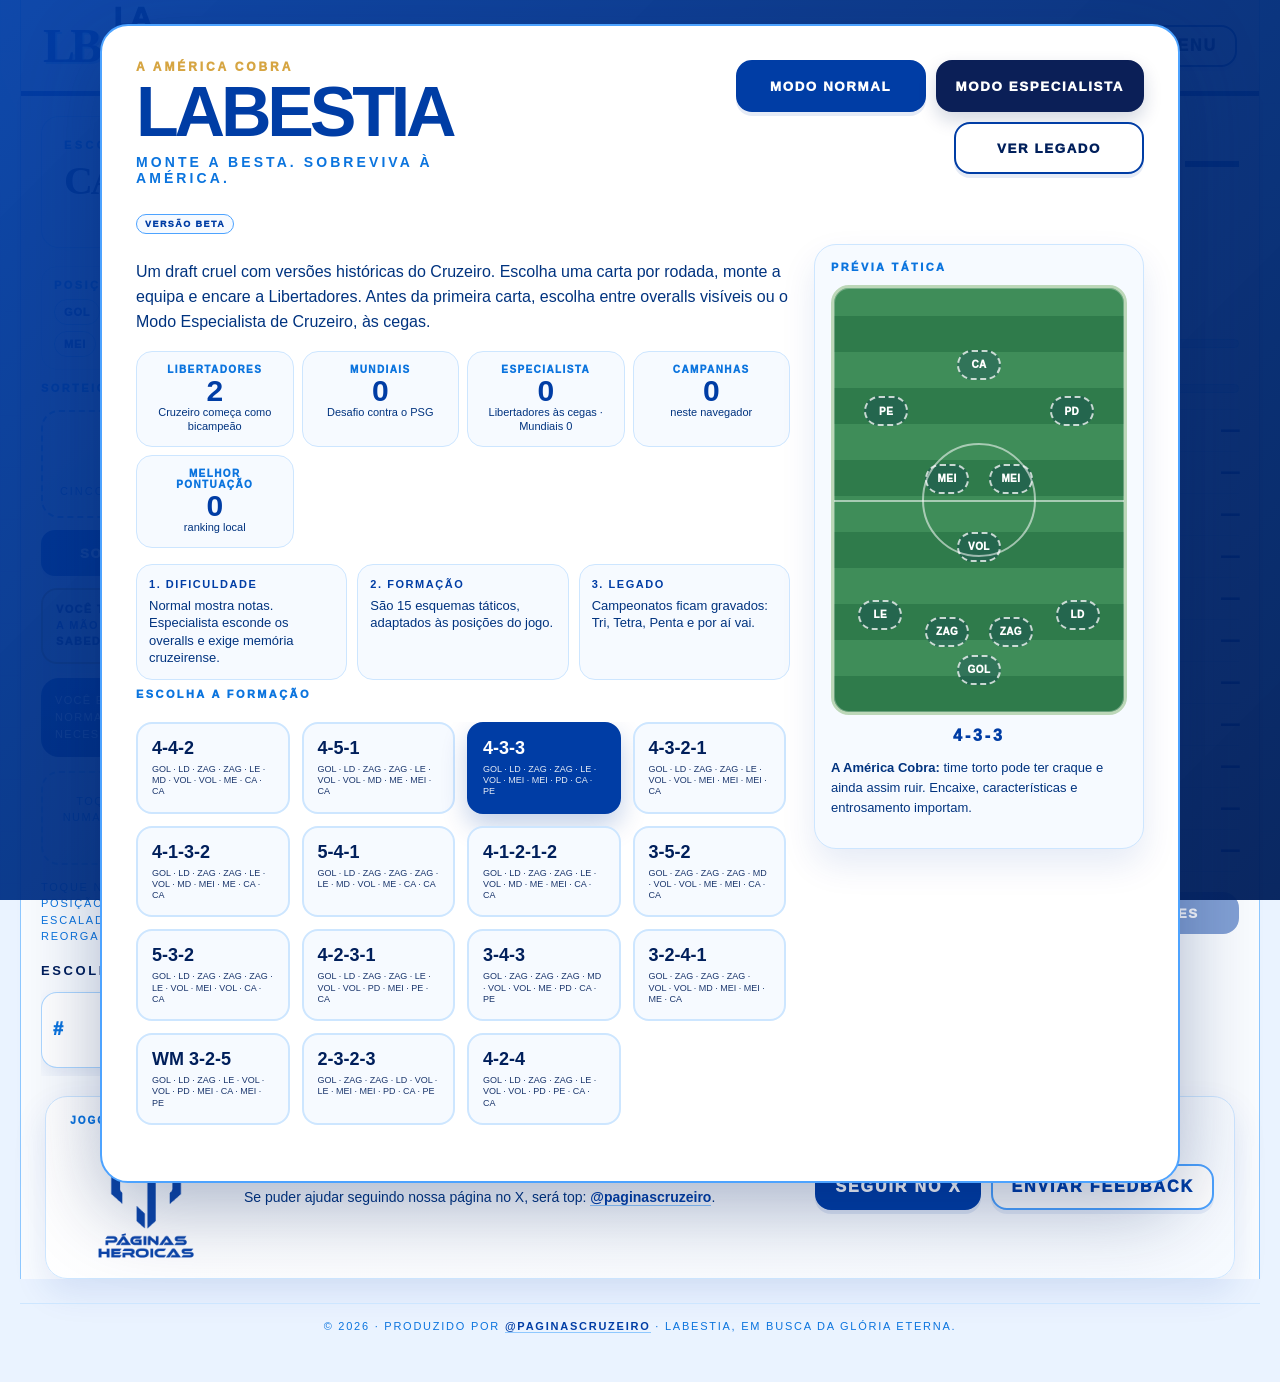
<file: index.html>
<!doctype html>
<html lang="pt-BR">
<head>
<meta charset="utf-8" />
<meta name="viewport" content="width=device-width, initial-scale=1" />
<title>LaBestia, Em Busca da Glória Eterna</title>
<meta name="description" content="Monte a Besta e tente levar o Cruzeiro ao tri da Libertadores. Draft histórico, mata-mata, pênaltis e drama continental." />
<link rel="canonical" href="https://labestia.xyz/" />
<meta property="og:type" content="website" />
<meta property="og:site_name" content="LaBestia" />
<meta property="og:title" content="LaBestia, Em Busca da Glória Eterna" />
<meta property="og:description" content="Monte a Besta e tente levar o Cruzeiro ao tri da Libertadores." />
<meta property="og:url" content="https://labestia.xyz/" />
<meta property="og:image" content="https://labestia.xyz/og-labestia.png" />
<meta property="og:image:width" content="1200" />
<meta property="og:image:height" content="630" />
<meta name="twitter:card" content="summary_large_image" />
<meta name="twitter:title" content="LaBestia, Em Busca da Glória Eterna" />
<meta name="twitter:description" content="Monte a Besta e tente levar o Cruzeiro ao tri da Libertadores." />
<meta name="twitter:image" content="https://labestia.xyz/og-labestia.png" />

<link rel="stylesheet" href="assets/labestia.css" />
</head>
<body>
<div class="app">
  <header class="topbar">
    <div class="brand"><div class="mark">LB</div><div><div class="word">La<br>Bestia</div><div class="tag">EM BUSCA DA GLÓRIA ETERNA <span class="beta-badge">Versão Beta</span></div></div></div>
    <div class="center-status" id="statusText">Draft de risco · cada escolha tem preço</div>
    <div class="top-actions compact-actions">
      <select id="formationSelect" onchange="setFormation(this.value)" title="Escolha o esquema tático"></select>
      <button class="btn-primary" id="streamBtn" onclick="openTournament()" disabled>Avançar</button>
      <details class="top-menu"><summary>Menu</summary><div class="menu-pop"><button id="continueBtn" onclick="continueSavedCampaign()" style="display:none">Continuar</button><button onclick="resetGame()">Recomeçar</button><button id="liteBtn" onclick="toggleLiteMode()">Modo leve</button><button onclick="openLegacy()">Legado</button><button onclick="shareGame()">Compartilhar</button></div></details>
    </div>
  </header>
  <main class="layout">
    <aside class="left">
      <div class="draw-card"><div class="label" id="drawLabel">Rodada do draft</div><div class="draw-title"><div class="country" id="drawPosition">1/11</div><div class="cup" id="drawDecade">5 cartas</div></div></div>
      <div class="need-box"><div class="micro">Posições em aberto</div><div class="need-tags" id="needTags"></div></div>
      <div class="micro">Sorteio de oportunidades</div>
      <div class="roll-strip" id="rollStrip"><div><div class="roll-main" id="rollMain">Role</div><div class="roll-sub" id="rollSub">cinco cartas, uma escolha</div></div></div>
      <div class="btn-row"><button class="btn-primary" id="rollBtn" onclick="rollDraft()">Sortear</button><button id="rerollBtn" onclick="rerollDraft()">Trocar mão · <span id="rerolls">1</span></button></div>
      <div class="reroll-warning" id="rerollWarning">Você tem apenas <b>1 opção para trocar a mão</b> durante o draft. Use com sabedoria.</div>
      <div class="draft-note">Você escolhe <b>1 carta</b>. As outras normalmente somem. Escolha craque, necessidade ou segurança.</div>
      <div class="selected-tray" id="selectedTray"></div>
      <p class="hint">Toque numa carta e depois numa posição, ou arraste. Jogadores já escalados podem ser arrastados para reorganizar.</p>
      <h3>Escolha um jogador</h3><div class="option-list" id="options"></div>
    </aside>
    <section class="pitch-wrap"><div class="pitch" id="pitch"><div class="field-watermark" aria-hidden="true"></div><div class="half"></div><div class="circle"></div><div class="box top"></div><div class="box bottom"></div><div class="smallbox top"></div><div class="smallbox bottom"></div><div class="spot top"></div><div class="spot center"></div><div class="spot bottom"></div></div></section>
    <aside class="right"><h3>Box score · <span id="boxScore">0/11</span></h3><div class="dash"></div><div class="tabs"><div class="tab">Ataque</div><div class="tab def">Defesa</div></div><div class="micro">Overall</div><div class="big-score" id="overall">—</div><div class="micro">Ataque</div><div class="meter"><span id="atkMeter"></span></div><div class="micro">Defesa</div><div class="meter def"><span id="defMeter"></span></div><div class="box-list" id="boxList"></div><div id="shapeWarning"></div><div class="summary-actions"><button class="btn-primary" id="playBtn" onclick="openTournament()" disabled>Disputar Libertadores</button></div></aside>
  </main>
  <section class="ph-support" aria-label="Páginas Heroicas">
    <div class="ph-support-logo"><div class="offer">Jogo oferecido por</div><img src="assets/image-1-30cba195dcf0.png" alt="Páginas Heroicas"></div>
    <div class="ph-support-copy"><b>LaBestia é 100% gratuito.</b><p>Se puder ajudar seguindo nossa página no X, será top: <a href="https://x.com/paginascruzeiro" target="_blank" rel="noopener">@paginascruzeiro</a>.</p></div>
    <div class="support-actions"><a class="follow-btn btn-primary" href="https://x.com/paginascruzeiro" target="_blank" rel="noopener">Seguir no X</a><a class="feedback-btn" href="https://x.com/intent/tweet?text=Feedback%20LaBestia%3A%20" target="_blank" rel="noopener">Enviar feedback</a></div>
  </section>
</div>
<footer class="site-footer">© 2026 · Produzido por <a href="https://x.com/paginascruzeiro" target="_blank" rel="noopener">@paginascruzeiro</a> · LaBestia, em busca da Glória Eterna.</footer>
<div class="start-overlay" id="startOverlay"><div class="start-panel"><div class="start-head"><div><div class="start-kicker">A América Cobra</div><h1>LaBestia</h1><h2>Monte a Besta. Sobreviva à América.</h2><span class="beta-badge">Versão Beta</span></div><div class="home-actions home-mode-actions"><button class="btn-primary" onclick="startGame('normal')">Modo Normal</button><button class="btn-expert" onclick="startGame('expert')">Modo Especialista</button><button id="homeContinueBtn" onclick="continueSavedCampaign()" style="display:none">Continuar campanha</button><button onclick="openLegacy()">Ver legado</button></div></div><div class="start-content"><div><p>Um draft cruel com versões históricas do Cruzeiro. Escolha uma carta por rodada, monte a equipa e encare a Libertadores. Antes da primeira carta, escolha entre overalls visíveis ou o Modo Especialista de Cruzeiro, às cegas.</p><div class="legacy-home" id="legacyHome"></div><div class="start-rules"><div class="start-rule"><b>1. Dificuldade</b>Normal mostra notas. Especialista esconde os overalls e exige memória cruzeirense.</div><div class="start-rule"><b>2. Formação</b>São 15 esquemas táticos, adaptados às posições do jogo.</div><div class="start-rule"><b>3. Legado</b>Campeonatos ficam gravados: Tri, Tetra, Penta e por aí vai.</div></div><div class="micro">Escolha a formação</div><div class="formation-grid" id="startFormations"></div></div><div class="formation-preview-card"><div class="micro">Prévia tática</div><div id="formationPreview"></div><p class="small"><b>A América Cobra:</b> time torto pode ter craque e ainda assim ruir. Encaixe, características e entrosamento importam.</p></div></div></div></div>
<div class="modal" id="tournamentModal"><div class="modal-card"><div class="modal-head"><div><h2>Libertadores</h2><p id="modalSub">Escolha o modo da campanha</p></div><button onclick="closeTournament()">Fechar</button></div><div id="tournamentContent"></div></div></div><div class="toast" id="toast"></div>
<script src="assets/labestia.js"></script>
</body>
</html>
</file>
<file: assets/labestia.css>
:root{
  --blue990:#001744;
  --blue960:#001F5B;
  --blue900:#00337F;
  --blue850:#003DA5;
  --blue780:#0057C2;
  --blue700:#0B74DE;
  --blue520:#4DA3FF;
  --blue340:#8EC8FF;
  --blue190:#CDE6FF;
  --blue120:#EAF3FF;
  --blue070:#F6FAFF;
  --white:#FFFFFF;
  --gold:#D6A542;
  --gold2:#F0CC6B;
  --warn:#D94A3A;
  --good:#0B74DE;
  --shadow:0 18px 46px rgba(0,31,91,.18);
  --shadow2:0 26px 80px rgba(0,31,91,.32);
  --mono:"Arial Narrow","Roboto Condensed","Oswald",Arial,sans-serif;
  --sans:Inter,Arial,sans-serif;
}
*{box-sizing:border-box}
html,body{margin:0;min-height:100%;background:var(--blue120);color:var(--blue960);font-family:var(--sans)}
body:before{content:"";position:fixed;inset:0;pointer-events:none;background:radial-gradient(circle at 18% 0%,rgba(255,255,255,.90),transparent 34%),linear-gradient(90deg,rgba(0,61,165,.075) 1px,transparent 1px),linear-gradient(0deg,rgba(0,61,165,.055) 1px,transparent 1px);background-size:auto,38px 38px,38px 38px;opacity:.98}
button,select{font-family:var(--mono);font-weight:1000;letter-spacing:.12em;text-transform:uppercase;color:var(--blue960);background:var(--white);border:2px solid var(--blue850);border-radius:16px;min-height:42px;padding:0 18px;cursor:pointer;box-shadow:0 4px 0 rgba(0,61,165,.10)}
button:hover,select:hover{transform:translateY(-1px);box-shadow:0 7px 0 rgba(0,61,165,.12)}
button:disabled{opacity:.48;cursor:not-allowed;transform:none;box-shadow:none}.btn-primary{background:var(--blue850);color:var(--white);border-color:var(--blue850)}.btn-soft{background:var(--blue190);color:var(--blue900);border-color:var(--blue520)}.btn-gold{background:linear-gradient(180deg,var(--gold2),var(--gold));border-color:var(--gold);color:var(--blue960)}
.app{width:min(1240px,calc(100vw - 28px));margin:0 auto;position:relative;z-index:1;background:rgba(255,255,255,.50);border-left:1px solid var(--blue340);border-right:1px solid var(--blue340)}
.topbar{min-height:116px;display:grid;grid-template-columns:320px 1fr 420px;align-items:center;border-bottom:5px solid var(--blue850);gap:16px;padding:0 22px;background:linear-gradient(180deg,rgba(255,255,255,.72),rgba(234,243,255,.66))}
.brand{display:flex;align-items:center;gap:16px}.brand .mark{font-family:Georgia,serif;font-size:54px;font-weight:900;letter-spacing:-.1em;color:var(--blue850);text-shadow:2px 2px 0 var(--blue340)}.brand .word{font-family:var(--mono);font-size:32px;line-height:.82;font-weight:1000;letter-spacing:-.07em;text-transform:uppercase;color:var(--blue960)}.brand .tag{font-family:var(--mono);font-size:10px;letter-spacing:.28em;margin-top:9px;color:var(--blue700);white-space:nowrap}.center-status{text-align:center;font-family:var(--mono);letter-spacing:.26em;font-size:12px;font-weight:1000;color:var(--blue900);text-transform:uppercase;line-height:1.6}.top-actions{display:flex;gap:10px;justify-content:flex-end;align-items:center;flex-wrap:wrap}.top-actions select{min-width:112px;background:var(--blue070)}
.layout{display:grid;grid-template-columns:360px minmax(520px,1fr) 330px;min-height:760px}.left,.right{padding:24px;border-right:1px solid var(--blue340)}.right{border-right:0;border-left:1px solid var(--blue340)}.pitch-wrap{padding:24px;display:flex;align-items:stretch}.draw-card{background:var(--white);min-height:132px;padding:22px;margin-bottom:18px;border:1px solid var(--blue340);border-radius:18px;box-shadow:var(--shadow)}.draw-card .label{font-family:var(--mono);font-size:11px;letter-spacing:.30em;color:var(--blue700);font-weight:1000;text-transform:uppercase}.draw-title{display:flex;align-items:flex-end;gap:12px;margin-top:12px}.country{font-family:Georgia,serif;font-size:40px;line-height:.9;font-weight:900;letter-spacing:-.06em;color:var(--blue960)}.cup{font-family:var(--mono);font-size:22px;line-height:1;font-weight:1000;color:var(--blue850);letter-spacing:.06em;text-transform:uppercase}.micro{font-family:var(--mono);font-size:11px;letter-spacing:.22em;color:var(--blue700);font-weight:1000;text-transform:uppercase}.small{font-size:13px;color:var(--blue900);line-height:1.55}.hint{font-family:var(--mono);font-size:11px;letter-spacing:.16em;color:var(--blue700);line-height:1.5;text-transform:uppercase;margin:14px 0}.btn-row{display:flex;gap:10px;flex-wrap:wrap}.btn-row button{border-radius:14px;min-height:46px;flex:1;padding:0 12px}.roll-strip{height:108px;border:2px dashed var(--blue520);border-radius:18px;background:linear-gradient(135deg,var(--blue070),var(--blue190));display:grid;place-items:center;margin:16px 0 12px;overflow:hidden;position:relative;box-shadow:inset 0 0 0 1px rgba(255,255,255,.82)}.roll-strip:after{content:"";position:absolute;inset:0;background:linear-gradient(90deg,transparent,rgba(255,255,255,.86),transparent);transform:translateX(-120%)}.rolling:after{animation:scan .72s linear infinite}@keyframes scan{to{transform:translateX(120%)}}.roll-main{font-family:var(--mono);font-size:42px;font-weight:1000;letter-spacing:-.04em;text-transform:uppercase;color:var(--blue960);max-width:305px;white-space:nowrap;overflow:hidden;text-overflow:ellipsis;text-align:center}.roll-sub{font-family:var(--mono);font-size:11px;color:var(--blue700);letter-spacing:.18em;text-transform:uppercase;text-align:center;margin-top:6px;max-width:310px;line-height:1.3}.need-box{background:var(--blue070);border:1px solid var(--blue190);border-radius:16px;padding:12px;margin:12px 0}.need-tags{display:flex;flex-wrap:wrap;gap:6px;margin-top:8px}.need-tags span{font-family:var(--mono);font-size:11px;font-weight:1000;letter-spacing:.08em;background:var(--white);border:1px solid var(--blue340);border-radius:999px;padding:6px 9px;color:var(--blue850)}.need-tags span.done{background:var(--blue850);color:var(--white);border-color:var(--blue850)}
.left h3,.right h3{font-family:var(--mono);letter-spacing:.32em;text-transform:uppercase;font-size:13px;margin:18px 0 12px;color:var(--blue960)}.option-list{display:grid;gap:10px;max-height:390px;overflow:auto;padding:2px 4px 8px 0}.player-option{display:grid;grid-template-columns:44px minmax(0,1fr) 54px;gap:10px;align-items:center;background:var(--white);border:1px solid var(--blue190);border-radius:16px;padding:13px 12px;cursor:pointer;box-shadow:0 8px 20px rgba(0,61,165,.09);min-height:86px;position:relative}.player-option:hover,.player-option.selected{border-color:var(--blue850);box-shadow:0 12px 28px rgba(0,61,165,.18);transform:translateY(-1px)}.player-option.legend{background:linear-gradient(180deg,var(--white),rgba(240,204,107,.30));border-color:var(--gold)}.player-option.craque{background:linear-gradient(180deg,var(--white),var(--blue070));border-color:var(--blue520)}.player-option.weak{opacity:.96}.player-option .num{font-family:var(--mono);font-size:18px;font-weight:1000;color:var(--blue700)}.player-option .name{font-family:var(--mono);font-size:18px;font-weight:1000;line-height:1.05;color:var(--blue960);overflow-wrap:anywhere}.player-option .meta{font-family:var(--mono);font-size:10px;line-height:1.35;color:var(--blue700);font-weight:1000;text-transform:uppercase;letter-spacing:.08em;margin-top:5px}.player-option .tagline2{display:inline-block;margin-top:6px;border:1px solid var(--blue340);border-radius:999px;padding:4px 7px;background:var(--blue070);color:var(--blue850);font-size:10px;letter-spacing:.08em;font-family:var(--mono);font-weight:1000;text-transform:uppercase}.player-option .ovr{font-family:var(--mono);font-size:32px;font-weight:1000;color:var(--blue850);text-align:right}.player-option .ovr small{display:block;font-size:9px;color:var(--blue700);letter-spacing:.08em}.draft-note{background:linear-gradient(180deg,var(--blue850),var(--blue900));color:var(--white);border-radius:18px;padding:14px;margin:14px 0;font-family:var(--mono);text-transform:uppercase;letter-spacing:.12em;font-size:11px;line-height:1.55}.draft-note b{color:var(--gold2)}
.pitch{position:relative;width:100%;min-height:708px;max-height:760px;background:repeating-linear-gradient(0deg,#2f7b4b 0,#2f7b4b 64px,#3f8d59 64px,#3f8d59 128px);border:4px solid #bcd7b8;border-radius:22px;overflow:hidden;box-shadow:var(--shadow2);margin:auto}.pitch:before{content:"";position:absolute;inset:0;background:radial-gradient(circle at center,rgba(255,255,255,.10),transparent 38%)}.half,.box,.smallbox,.circle,.spot{position:absolute;border-color:rgba(255,255,255,.58)}.half{left:0;right:0;top:50%;border-top:3px solid rgba(255,255,255,.58)}.circle{width:154px;height:154px;border:3px solid rgba(255,255,255,.58);border-radius:50%;left:50%;top:50%;transform:translate(-50%,-50%)}.box{left:20%;width:60%;height:14%;border:3px solid rgba(255,255,255,.58)}.box.top{top:0;border-top:0}.box.bottom{bottom:0;border-bottom:0}.smallbox{left:35%;width:30%;height:7%;border:3px solid rgba(255,255,255,.58)}.smallbox.top{top:0;border-top:0}.smallbox.bottom{bottom:0;border-bottom:0}.spot{width:9px;height:9px;border-radius:50%;background:rgba(255,255,255,.70);border:0;left:50%;transform:translateX(-50%)}.spot.top{top:17%}.spot.center{top:50%}.spot.bottom{bottom:17%}.slot{position:absolute;transform:translate(-50%,-50%);width:104px;min-height:58px;border:3px dashed rgba(255,255,255,.72);border-radius:22px;display:grid;place-items:center;text-align:center;color:var(--white);font-family:var(--mono);font-size:13px;font-weight:1000;letter-spacing:.08em;text-transform:uppercase;background:rgba(0,31,91,.16);padding:7px;transition:.12s ease;z-index:4}.slot.open:hover,.slot.drop-ok{border-color:var(--gold2);background:rgba(240,204,107,.34);transform:translate(-50%,-50%) scale(1.04)}.slot.selected-move{border-color:var(--gold2);box-shadow:0 0 0 4px rgba(240,204,107,.30)}.slot.filled{border-style:solid;background:rgba(255,255,255,.96);color:var(--blue960);box-shadow:0 10px 25px rgba(0,31,91,.25);min-height:78px;cursor:grab}.slot.badfit{border-color:var(--warn)}.slot .slot-pos{font-size:10px;color:var(--blue700);letter-spacing:.18em}.slot .slot-name{font-size:15px;line-height:1.05;max-width:92px;overflow:hidden;text-overflow:ellipsis;white-space:nowrap}.slot .slot-allpos{font-size:9px;color:var(--blue700);letter-spacing:.08em;margin-top:2px;white-space:nowrap;overflow:hidden;text-overflow:ellipsis;max-width:92px}.slot .slot-ovr{font-size:24px;line-height:1;color:var(--blue850)}.slot .slot-penalty{font-size:9px;color:var(--warn);letter-spacing:.05em}.right .dash{height:6px;width:54px;background:var(--blue850);margin-left:auto;margin-bottom:26px}.tabs{display:flex;gap:8px;margin-bottom:18px}.tab{font-family:var(--mono);font-weight:1000;letter-spacing:.16em;text-transform:uppercase;font-size:11px;color:var(--blue960);display:flex;align-items:center;gap:7px}.tab:before{content:"";width:24px;height:3px;background:var(--blue850);display:block}.tab.def:before{background:var(--blue520)}.big-score{font-family:var(--mono);font-size:54px;line-height:1;font-weight:1000;color:var(--blue850);text-align:center;margin:10px 0 20px}.meter{height:9px;background:var(--blue190);border:1px solid var(--blue340);border-radius:999px;margin:8px 0 16px;overflow:hidden}.meter span{display:block;height:100%;width:0;background:var(--blue850);transition:.25s ease}.meter.def span{background:var(--blue520)}.box-list{margin-top:14px;border-top:1px solid var(--blue190)}.box-row{display:grid;grid-template-columns:42px minmax(0,1fr) 44px;gap:8px;align-items:center;border-bottom:1px solid var(--blue190);min-height:42px;font-family:var(--mono);font-weight:1000;color:var(--blue960)}.box-row .pos{font-size:12px;color:var(--blue700)}.box-row .name{font-size:13px;overflow:hidden;text-overflow:ellipsis;white-space:nowrap}.box-row .name .allpos{display:block;font-size:9px;color:var(--blue700);letter-spacing:.08em;line-height:1.1;overflow:hidden;text-overflow:ellipsis}.box-row .ovr{text-align:right;font-size:18px;color:var(--blue850)}.summary-actions{margin-top:20px}.summary-actions button{width:100%}.shape-warning{border:1px solid var(--warn);background:rgba(217,74,58,.08);border-radius:14px;padding:10px;color:var(--blue960);font-size:12px;line-height:1.45;margin-top:14px}
.start-overlay{position:fixed;inset:0;background:linear-gradient(135deg,rgba(0,61,165,.94),rgba(0,31,91,.96));display:grid;place-items:center;z-index:30;padding:24px}.start-panel{width:min(1080px,100%);background:var(--white);border:2px solid var(--blue520);border-radius:28px;padding:34px;box-shadow:var(--shadow2)}.start-panel h1{font-family:var(--mono);font-size:70px;line-height:.86;letter-spacing:-.06em;text-transform:uppercase;margin:0;color:var(--blue850)}.start-panel h2{font-family:var(--mono);letter-spacing:.22em;text-transform:uppercase;font-size:14px;color:var(--blue700);margin:12px 0 18px}.start-panel p{color:var(--blue900);line-height:1.55}.formation-grid{display:grid;grid-template-columns:repeat(3,1fr);gap:12px;margin:22px 0}.formation-card{background:var(--blue070);border:2px solid var(--blue190);border-radius:16px;padding:14px;cursor:pointer}.formation-card.active{background:var(--blue850);border-color:var(--blue850);color:var(--white);box-shadow:0 12px 26px rgba(0,61,165,.24)}.formation-card b{font-family:var(--mono);font-size:18px}.formation-card span{display:block;margin-top:5px;font-size:11px;line-height:1.35;color:inherit;opacity:.9}.modal{position:fixed;inset:0;background:rgba(0,31,91,.76);display:none;z-index:40;padding:24px;overflow:auto}.modal.open{display:block}.modal-card{width:min(1100px,100%);margin:0 auto;background:var(--blue070);border:2px solid var(--blue520);border-radius:24px;box-shadow:var(--shadow2);overflow:hidden}.modal-head{display:flex;align-items:center;justify-content:space-between;gap:14px;padding:22px 26px;border-bottom:4px solid var(--blue850);background:var(--white)}.modal-head h2{font-family:var(--mono);font-size:34px;text-transform:uppercase;letter-spacing:.05em;margin:0;color:var(--blue850)}.modal-head p{margin:4px 0 0;color:var(--blue700);font-family:var(--mono);letter-spacing:.12em;text-transform:uppercase;font-size:11px}#tournamentContent{padding:24px}.mode-choice{display:grid;grid-template-columns:repeat(2,minmax(0,1fr));gap:18px}.mode-card{background:var(--white);border:2px solid var(--blue190);border-radius:20px;padding:20px;min-height:270px;box-shadow:0 14px 34px rgba(0,61,165,.11);display:flex;flex-direction:column;justify-content:space-between}.mode-card:hover{border-color:var(--blue850);transform:translateY(-2px);transition:.15s ease}.mode-card h3{font-family:var(--mono);font-size:30px;letter-spacing:-.02em;text-transform:uppercase;margin:0 0 10px;color:var(--blue850)}.mode-card p,.mode-card li{color:var(--blue900);line-height:1.52}.mode-card .tagline{font-family:var(--mono);font-size:11px;letter-spacing:.18em;text-transform:uppercase;color:var(--blue700);font-weight:1000;margin-bottom:8px}.campaign{display:grid;grid-template-columns:1fr 1fr;gap:18px}.panel{background:var(--white);border:1px solid var(--blue190);border-radius:20px;padding:18px;box-shadow:0 12px 28px rgba(0,61,165,.10)}.panel h3{font-family:var(--mono);font-size:18px;letter-spacing:.15em;text-transform:uppercase;margin:0 0 14px;color:var(--blue850)}.phase{font-family:var(--mono);letter-spacing:.16em;text-transform:uppercase;font-weight:1000;color:var(--blue700);font-size:12px;margin:12px 0}.next-card{background:linear-gradient(135deg,var(--blue850),var(--blue900));color:var(--white);border-radius:18px;padding:18px;margin-bottom:14px}.versus{font-family:var(--mono);font-size:26px;font-weight:1000;text-transform:uppercase;letter-spacing:.02em;line-height:1.1}.meta{font-family:var(--mono);font-size:11px;letter-spacing:.14em;text-transform:uppercase;color:var(--blue190);margin-top:8px}.mini-cards{display:grid;grid-template-columns:repeat(3,1fr);gap:10px;margin:12px 0}.mini-card{background:var(--blue070);border:1px solid var(--blue190);border-radius:14px;padding:12px;text-align:center}.mini-card b{font-family:var(--mono);font-size:24px;color:var(--blue850)}.toolbar{display:flex;gap:10px;flex-wrap:wrap;margin-top:14px}.toolbar button{flex:1}.table{width:100%;border-collapse:collapse;font-family:var(--mono);font-weight:1000}.table th,.table td{border-bottom:1px solid var(--blue190);padding:8px 6px;text-align:left;color:var(--blue960)}.table th{font-size:10px;letter-spacing:.14em;color:var(--blue700);text-transform:uppercase}.history{max-height:330px;overflow:auto}.history-item{border-bottom:1px solid var(--blue190);padding:9px 0;color:var(--blue900);font-size:13px;line-height:1.4}.live-score{display:grid;grid-template-columns:1fr auto 1fr;gap:16px;align-items:center;background:var(--white);border:1px solid var(--blue190);border-radius:22px;padding:18px;margin-bottom:16px}.live-team{font-family:var(--mono);font-size:20px;font-weight:1000;text-transform:uppercase;color:var(--blue960)}.live-team.away{text-align:right}.scoreline{font-family:var(--mono);font-size:58px;line-height:1;font-weight:1000;color:var(--blue850);white-space:nowrap}.minute{font-family:var(--mono);letter-spacing:.2em;text-transform:uppercase;color:var(--blue700);font-weight:1000;text-align:center}.progress{height:10px;background:var(--blue190);border-radius:999px;overflow:hidden;margin:12px 0}.progress span{display:block;height:100%;background:var(--blue850);width:0}.event-log{background:var(--blue070);border:1px solid var(--blue190);border-radius:18px;padding:14px;max-height:360px;overflow:auto}.event{padding:8px 0;border-bottom:1px solid var(--blue190);color:var(--blue900);line-height:1.4}.event.goal{font-weight:800;color:var(--blue850)}.event .scorer{font-family:var(--mono);font-weight:1000;color:var(--blue960)}.tactic-grid{display:grid;grid-template-columns:repeat(4,1fr);gap:10px}.tactic-grid button{min-height:70px;white-space:normal;line-height:1.25}.final-banner{font-family:var(--mono);font-size:34px;letter-spacing:.04em;text-transform:uppercase;color:var(--white);background:linear-gradient(135deg,var(--blue850),var(--blue900));border-radius:22px;padding:24px;margin-bottom:18px;text-align:center}.toast{position:fixed;bottom:22px;left:50%;transform:translateX(-50%);background:var(--blue850);color:var(--white);font-family:var(--mono);letter-spacing:.12em;text-transform:uppercase;font-weight:1000;border-radius:999px;padding:12px 18px;box-shadow:var(--shadow2);display:none;z-index:60;max-width:min(780px,calc(100vw - 30px));text-align:center}

.start-head{display:flex;align-items:flex-start;justify-content:space-between;gap:18px;margin-bottom:10px}.start-head button{min-width:190px;min-height:54px}.start-content{display:grid;grid-template-columns:minmax(0,1fr) 330px;gap:24px;align-items:start}.formation-preview-card{background:var(--blue070);border:1px solid var(--blue190);border-radius:22px;padding:16px;box-shadow:0 16px 34px rgba(0,61,165,.10)}.preview-pitch{position:relative;height:430px;margin-top:12px;border:3px solid #bcd7b8;border-radius:18px;background:repeating-linear-gradient(0deg,#2f7b4b 0,#2f7b4b 36px,#3f8d59 36px,#3f8d59 72px);overflow:hidden;box-shadow:inset 0 0 0 1px rgba(255,255,255,.28)}.preview-pitch:before{content:"";position:absolute;left:0;right:0;top:50%;border-top:2px solid rgba(255,255,255,.55)}.preview-pitch:after{content:"";position:absolute;width:110px;height:110px;border:2px solid rgba(255,255,255,.55);border-radius:50%;left:50%;top:50%;transform:translate(-50%,-50%)}.preview-slot{position:absolute;transform:translate(-50%,-50%);width:44px;height:30px;border:2px dashed rgba(255,255,255,.75);border-radius:999px;display:grid;place-items:center;color:var(--white);font-family:var(--mono);font-size:10px;font-weight:1000;letter-spacing:.04em;background:rgba(0,31,91,.22)}.preview-title{font-family:var(--mono);font-weight:1000;text-transform:uppercase;letter-spacing:.18em;color:var(--blue850);margin-top:12px;text-align:center}.selected-tray{min-height:94px;margin:14px 0;border:2px dashed var(--blue340);border-radius:18px;background:linear-gradient(135deg,var(--blue070),rgba(205,230,255,.82));display:grid;place-items:center;padding:12px;transition:.15s ease}.selected-tray.ready{border-color:var(--gold);background:linear-gradient(135deg,rgba(240,204,107,.30),var(--blue070));box-shadow:0 12px 26px rgba(0,61,165,.12)}.tray-empty{font-family:var(--mono);font-size:11px;letter-spacing:.14em;text-transform:uppercase;color:var(--blue700);text-align:center;line-height:1.45}.tray-card{width:100%;display:grid;grid-template-columns:minmax(0,1fr) 54px;gap:10px;align-items:center;background:var(--white);border:1px solid var(--blue520);border-radius:16px;padding:12px;cursor:grab;box-shadow:0 10px 24px rgba(0,61,165,.14)}.tray-card b{font-family:var(--mono);font-size:19px;line-height:1.05;color:var(--blue960);display:block;white-space:nowrap;overflow:hidden;text-overflow:ellipsis}.tray-card span{font-family:var(--mono);font-size:10px;letter-spacing:.08em;text-transform:uppercase;color:var(--blue700);font-weight:1000}.tray-card .tray-ovr{font-family:var(--mono);font-size:31px;color:var(--blue850);font-weight:1000;text-align:right}.slot.can-drop{border-color:var(--gold2);box-shadow:0 0 0 4px rgba(240,204,107,.20)}.slot.drop-bad{border-color:var(--warn);box-shadow:0 0 0 4px rgba(217,74,58,.18)}.slot .slot-open-pos{font-size:13px}.slot.filled{min-height:62px}.slot.badfit{border-color:var(--warn);color:var(--warn)}.slot.badfit .slot-ovr{color:var(--warn)}.slot .slot-name{font-size:15px;line-height:1.05;max-width:92px;overflow:hidden;text-overflow:ellipsis;white-space:nowrap}.slot .slot-ovr{font-size:26px;line-height:1;color:var(--blue850)}.result-hero{display:grid;grid-template-columns:120px minmax(0,1fr);gap:18px;align-items:center;background:var(--white);border:1px solid var(--blue190);border-radius:24px;padding:20px;margin-bottom:18px;box-shadow:0 16px 36px rgba(0,61,165,.10)}.result-hero .emoji{font-size:78px;line-height:1;text-align:center}.result-hero h3{font-family:var(--mono);font-size:28px;letter-spacing:.04em;text-transform:uppercase;color:var(--blue850);margin:0 0 8px}.result-hero p{margin:0;color:var(--blue900);line-height:1.45}.result-hero.heartbreak{border-color:rgba(217,74,58,.34);background:linear-gradient(135deg,var(--white),rgba(217,74,58,.07))}.result-hero.heartbreak h3{color:var(--warn)}

@media(max-width:1120px){.app{width:100%;border:0}.topbar{grid-template-columns:1fr;justify-items:center;padding:18px}.top-actions{justify-content:center}.layout{grid-template-columns:1fr}.pitch-wrap{padding:16px}.pitch{min-height:650px}.left,.right{border:0;border-bottom:1px solid var(--blue340)}.campaign,.mode-choice,.start-content{grid-template-columns:1fr}.formation-grid{grid-template-columns:repeat(2,1fr)}.formation-preview-card{display:none}}
@media(max-width:640px){.brand .mark{font-size:46px}.brand .word{font-size:28px}.start-panel{padding:24px}.start-panel h1{font-size:52px}.start-head{display:block}.start-head button{width:100%;margin-top:18px}.formation-grid{grid-template-columns:1fr}.pitch{min-height:610px}.slot{width:72px;min-height:46px}.slot .slot-name{font-size:11px;max-width:60px}.live-score{grid-template-columns:1fr;text-align:center}.live-team.away{text-align:center}.tactic-grid{grid-template-columns:1fr 1fr}.left,.right{padding:18px}}

/* --- Ajustes v3: campo mais limpo, encaixe destacado e animações --- */
.slot{width:76px;min-height:48px;border-radius:999px;padding:4px 5px;line-height:1;}
.slot.open{width:62px;height:62px;min-height:62px;border-radius:50%;background:rgba(255,255,255,.06);box-shadow:inset 0 0 0 1px rgba(255,255,255,.12)}
.slot.open .slot-open-pos{font-size:13px;color:var(--white);letter-spacing:.08em;line-height:1}
.slot.open .fit-adjusted{display:block;margin-top:4px;font-size:8px;letter-spacing:.06em;color:var(--white);opacity:.92;line-height:1.1}
.slot.open.can-drop{border-style:solid;border-color:var(--gold2);background:rgba(240,204,107,.26);box-shadow:0 0 0 4px rgba(240,204,107,.16),inset 0 0 0 1px rgba(255,255,255,.18)}
.slot.open.can-drop .slot-open-pos,.slot.open.can-drop .fit-adjusted{color:var(--white)}
.slot.open.drop-bad{border-style:dashed;border-color:rgba(217,74,58,.85);background:rgba(255,255,255,.10);opacity:.58;filter:saturate(.70)}
.slot.open.drop-bad .slot-open-pos{color:var(--white)}
.slot.open.drop-bad .fit-adjusted{color:#FFD9D4;opacity:1}
.slot.filled{width:78px;min-height:54px;border-radius:18px;padding:6px 5px;}
.slot.filled:hover{transform:translate(-50%,-50%) scale(1.03)}
.slot .slot-name{font-size:12px;line-height:1;max-width:66px;}
.slot .slot-ovr{font-size:22px;line-height:.95;margin-top:2px;}
.slot.badfit{border-color:var(--warn);background:rgba(255,255,255,.98);box-shadow:0 10px 26px rgba(217,74,58,.18)}
.slot.badfit .slot-name,.slot.badfit .slot-ovr{color:var(--warn)}
.slot.selected-move{box-shadow:0 0 0 5px rgba(240,204,107,.25),0 12px 28px rgba(0,31,91,.22)}
.result-scene{position:relative;min-height:220px;display:grid;place-items:center;border-radius:22px;overflow:hidden;background:linear-gradient(135deg,var(--blue850),var(--blue700));margin-bottom:16px;border:1px solid var(--blue520)}
.result-scene:before{content:"";position:absolute;inset:-20%;background:radial-gradient(circle at 50% 40%,rgba(255,255,255,.35),transparent 22%),linear-gradient(90deg,rgba(255,255,255,.11) 1px,transparent 1px),linear-gradient(0deg,rgba(255,255,255,.10) 1px,transparent 1px);background-size:auto,28px 28px,28px 28px;animation:sceneDrift 7s linear infinite;opacity:.72}
@keyframes sceneDrift{to{transform:translate(28px,28px)}}
.trophy-anim{position:relative;width:112px;height:142px;animation:trophyRise 1.2s cubic-bezier(.2,1.3,.2,1) both;filter:drop-shadow(0 18px 16px rgba(0,31,91,.34))}
.trophy-anim:before{content:"";position:absolute;left:31px;top:18px;width:50px;height:70px;background:linear-gradient(180deg,var(--gold2),var(--gold));border-radius:0 0 18px 18px;border:4px solid rgba(255,255,255,.50)}
.trophy-anim:after{content:"";position:absolute;left:45px;top:92px;width:22px;height:34px;background:linear-gradient(180deg,var(--gold2),var(--gold));box-shadow:0 28px 0 16px var(--gold);border-radius:8px}
.trophy-ear{display:none}
.trophy-shine{position:absolute;left:40px;top:24px;width:12px;height:56px;background:rgba(255,255,255,.55);border-radius:10px;transform:rotate(14deg)}
@keyframes trophyRise{0%{transform:translateY(90px) scale(.66);opacity:0}70%{transform:translateY(-8px) scale(1.05);opacity:1}100%{transform:translateY(0) scale(1)}}
.result-confetti{position:absolute;inset:0;pointer-events:none;background:radial-gradient(circle at 20% 18%,var(--gold2) 0 3px,transparent 4px),radial-gradient(circle at 72% 26%,var(--white) 0 3px,transparent 4px),radial-gradient(circle at 54% 14%,var(--blue190) 0 3px,transparent 4px),radial-gradient(circle at 82% 66%,var(--gold2) 0 3px,transparent 4px),radial-gradient(circle at 32% 78%,var(--white) 0 3px,transparent 4px);animation:confettiFall 1.6s ease-in-out infinite alternate}
@keyframes confettiFall{to{transform:translateY(16px)}}
.defeat-anim{position:relative;width:146px;height:166px;animation:defeatShake 1.1s ease-in-out infinite;filter:drop-shadow(0 16px 14px rgba(0,31,91,.25))}
.defeat-anim .head{position:absolute;left:52px;top:26px;width:42px;height:42px;border-radius:50%;background:var(--blue070);border:4px solid var(--blue340)}
.defeat-anim .body{position:absolute;left:45px;top:73px;width:56px;height:74px;border-radius:22px 22px 12px 12px;background:var(--blue190);border:4px solid var(--blue340)}
.defeat-anim .arm{position:absolute;top:24px;width:54px;height:88px;border:9px solid var(--blue070);border-bottom:0;border-radius:50px 50px 0 0}.defeat-anim .arm.left{left:8px;transform:rotate(-35deg)}.defeat-anim .arm.right{right:8px;transform:rotate(35deg)}
.defeat-anim .tear{position:absolute;left:83px;top:54px;width:7px;height:13px;border-radius:50%;background:var(--blue520);animation:tearDrop 1.2s ease-in infinite}
@keyframes defeatShake{0%,100%{transform:rotate(-1deg)}50%{transform:rotate(2deg) translateY(2px)}}
@keyframes tearDrop{0%{opacity:0;transform:translateY(-3px)}35%{opacity:1}100%{opacity:0;transform:translateY(18px)}}
.match-result-flash{margin:14px 0;padding:12px 14px;border-radius:16px;font-family:var(--mono);letter-spacing:.12em;text-transform:uppercase;font-weight:1000;text-align:center;animation:flashIn .55s ease both}.match-result-flash.win{background:rgba(240,204,107,.34);color:var(--blue960);border:1px solid var(--gold)}.match-result-flash.loss{background:rgba(217,74,58,.10);color:var(--warn);border:1px solid rgba(217,74,58,.35)}.match-result-flash.draw{background:var(--blue190);color:var(--blue900);border:1px solid var(--blue340)}
@keyframes flashIn{from{opacity:0;transform:translateY(8px) scale(.98)}to{opacity:1;transform:translateY(0) scale(1)}}
@media(max-width:980px){.slot.filled{width:82px}.slot .slot-name{max-width:70px;font-size:12px}.slot.open{width:66px;height:42px}.slot.open .fit-adjusted{font-size:8px}}


/* --- Ajustes v5: draft mais cruel e final mais vivo --- */
.emoji-burst{position:absolute;inset:0;pointer-events:none;z-index:3}
.emoji-burst span{position:absolute;font-size:28px;animation:emojiFloat 1.9s ease-in-out infinite;filter:drop-shadow(0 8px 8px rgba(0,31,91,.24))}
.emoji-burst span:nth-child(1){left:10%;top:18%;animation-delay:.05s}.emoji-burst span:nth-child(2){left:78%;top:14%;animation-delay:.22s}.emoji-burst span:nth-child(3){left:22%;top:70%;animation-delay:.39s}.emoji-burst span:nth-child(4){left:70%;top:72%;animation-delay:.55s}.emoji-burst span:nth-child(5){left:45%;top:10%;animation-delay:.78s}.emoji-burst span:nth-child(6){left:51%;top:80%;animation-delay:.96s}
.emoji-burst.loss span{animation-name:emojiFall;opacity:.92}.emoji-burst.loss span:nth-child(3){font-size:34px}.emoji-burst.win span:nth-child(1),.emoji-burst.win span:nth-child(5){font-size:34px}
@keyframes emojiFloat{0%{transform:translateY(24px) scale(.65) rotate(-12deg);opacity:0}35%{opacity:1}100%{transform:translateY(-28px) scale(1.16) rotate(13deg);opacity:.18}}
@keyframes emojiFall{0%{transform:translateY(-16px) rotate(-8deg);opacity:0}30%{opacity:1}100%{transform:translateY(38px) rotate(14deg);opacity:.25}}
.scene-caption{position:absolute;bottom:18px;left:50%;transform:translateX(-50%);z-index:4;background:rgba(255,255,255,.93);color:var(--blue850);font-family:var(--mono);font-size:18px;font-weight:1000;letter-spacing:.12em;text-transform:uppercase;border-radius:999px;padding:9px 18px;box-shadow:0 12px 26px rgba(0,31,91,.20);white-space:nowrap}
.result-scene.loss .scene-caption{color:var(--warn)}
.result-scene.win{animation:winPulse 1.6s ease-in-out infinite alternate}.result-scene.loss{animation:lossDim 1.35s ease-in-out infinite alternate}
@keyframes winPulse{to{box-shadow:0 0 0 5px rgba(240,204,107,.22),0 26px 70px rgba(0,61,165,.30)}}
@keyframes lossDim{to{filter:saturate(.84) brightness(.96)}}
.trophy-anim{z-index:4}.defeat-anim{z-index:4}


/* --- Ajustes v6: assinatura Páginas Heroicas, cenas finais e rodapé profissional --- */
.field-watermark{position:absolute;left:50%;top:50%;width:min(42%,260px);aspect-ratio:520/669;transform:translate(-50%,-50%);background:url("image-1-30cba195dcf0.png") center/contain no-repeat;opacity:.085;filter:saturate(.8);pointer-events:none;z-index:1}
.pitch .half,.pitch .circle,.pitch .box,.pitch .smallbox,.pitch .spot{z-index:2}
.pitch .slot{z-index:4}
.ph-support{display:grid;grid-template-columns:160px minmax(0,1fr) auto;gap:18px;align-items:center;margin:0 24px 24px;padding:18px 20px;background:linear-gradient(135deg,var(--white),var(--blue070));border:1px solid var(--blue190);border-radius:22px;box-shadow:0 14px 34px rgba(0,61,165,.10)}
.ph-support-logo{display:grid;gap:6px;place-items:center;text-align:center}
.ph-support-logo .offer{font-family:var(--mono);font-size:10px;font-weight:1000;letter-spacing:.20em;text-transform:uppercase;color:var(--blue700)}
.ph-support-logo img{width:112px;max-height:128px;object-fit:contain;opacity:.95}
.ph-support-copy b{display:block;font-family:var(--mono);letter-spacing:.14em;text-transform:uppercase;color:var(--blue850);font-size:13px;margin-bottom:5px}
.ph-support-copy p{margin:0;color:var(--blue900);line-height:1.48;font-size:14px}
.ph-support-copy a,.site-footer a{color:var(--blue850);font-weight:800;text-decoration:none;border-bottom:1px solid var(--blue340)}
.ph-support-copy a:hover,.site-footer a:hover{color:var(--blue700)}
.ph-support .follow-btn{min-width:156px;justify-self:end;display:inline-flex;align-items:center;justify-content:center;min-height:46px;padding:0 18px;border:2px solid var(--blue850);border-radius:16px;background:var(--blue850);color:var(--white);font-family:var(--mono);font-weight:1000;letter-spacing:.12em;text-transform:uppercase;text-decoration:none;box-shadow:0 4px 0 rgba(0,61,165,.10)}.ph-support .follow-btn:hover{transform:translateY(-1px);box-shadow:0 7px 0 rgba(0,61,165,.12);color:var(--white)}
.site-footer{width:min(1240px,calc(100vw - 28px));margin:12px auto 34px;position:relative;z-index:1;text-align:center;font-family:var(--mono);font-size:11px;letter-spacing:.16em;text-transform:uppercase;color:var(--blue700);padding:16px;border-top:1px solid var(--blue190)}
.victory-anim{position:relative;width:150px;height:164px;z-index:4;animation:victoryJump 1.5s cubic-bezier(.2,1.3,.2,1) infinite;filter:drop-shadow(0 18px 16px rgba(0,31,91,.30))}
.victory-anim .v-head{position:absolute;left:55px;top:20px;width:42px;height:42px;border-radius:50%;background:var(--blue070);border:4px solid var(--blue190);box-shadow:inset 0 -5px 0 rgba(77,163,255,.24)}
.victory-anim .v-body{position:absolute;left:48px;top:65px;width:56px;height:76px;border-radius:22px 22px 14px 14px;background:linear-gradient(180deg,var(--blue190),var(--blue340));border:4px solid var(--blue070)}
.victory-anim .v-arm{position:absolute;top:20px;width:58px;height:76px;border:9px solid var(--blue070);border-bottom:0;border-radius:50px 50px 0 0}
.victory-anim .v-arm.left{left:4px;transform:rotate(-42deg)}
.victory-anim .v-arm.right{right:4px;transform:rotate(42deg)}
.victory-anim .v-star{position:absolute;left:62px;top:104px;font-size:25px;color:var(--gold);animation:starPulse 1.1s ease-in-out infinite alternate}
@keyframes victoryJump{0%,100%{transform:translateY(0) rotate(-1deg)}50%{transform:translateY(-12px) rotate(1deg)}}
@keyframes starPulse{to{transform:scale(1.18);opacity:.72}}
.emoji-burst.win span{font-size:0}
.emoji-burst.loss span{font-size:34px;animation-name:thumbsFall;opacity:.88;color:var(--warn)}
@keyframes thumbsFall{0%{transform:translateY(-18px) rotate(-8deg);opacity:0}28%{opacity:1}100%{transform:translateY(42px) rotate(16deg);opacity:.22}}
@media(max-width:820px){.ph-support{grid-template-columns:1fr;margin:0 16px 20px;text-align:center}.ph-support .follow-btn{justify-self:center;width:100%}.site-footer{width:100%;padding:14px 18px}}



/* --- Ajustes v7: taça realista, derrota com dislike e easter egg fase de grupos --- */
.result-scene{min-height:300px;padding:24px;}
.result-scene.win{background:linear-gradient(135deg,#003DA5,#0B74DE);}
.result-scene.loss{background:linear-gradient(135deg,#EAF3FF,#CDE6FF);border-color:rgba(217,74,58,.35);}
.scene-trophy{position:relative;z-index:4;display:grid;place-items:center;animation:trophyRise 1.05s cubic-bezier(.2,1.3,.2,1) both;}
.scene-trophy img{width:min(210px,46vw);max-height:250px;object-fit:contain;filter:drop-shadow(0 18px 20px rgba(0,31,91,.26));}
.result-scene.loss .scene-trophy{animation:lossTrophy .95s ease-in-out both;}
.result-scene.loss .scene-trophy img{filter:drop-shadow(0 15px 18px rgba(0,31,91,.15)) grayscale(.15) opacity(.90);}
@keyframes lossTrophy{0%{transform:translateY(-8px) rotate(0deg)}35%{transform:translateY(0) rotate(-4deg)}70%{transform:translateY(0) rotate(4deg)}100%{transform:translateY(0) rotate(0deg)}}
.result-confetti{position:absolute;inset:0;pointer-events:none;background:radial-gradient(circle at 10% 16%,var(--white) 0 4px,transparent 5px),radial-gradient(circle at 22% 68%,var(--blue190) 0 4px,transparent 5px),radial-gradient(circle at 37% 22%,var(--white) 0 3px,transparent 4px),radial-gradient(circle at 55% 78%,var(--blue520) 0 4px,transparent 5px),radial-gradient(circle at 72% 18%,var(--white) 0 4px,transparent 5px),radial-gradient(circle at 88% 66%,var(--blue190) 0 4px,transparent 5px),radial-gradient(circle at 48% 12%,var(--blue520) 0 3px,transparent 4px);animation:confettiFall 1.15s ease-in-out infinite alternate;z-index:2}
.tri-title{position:absolute;top:18px;left:50%;transform:translateX(-50%);z-index:5;background:rgba(255,255,255,.94);color:var(--blue850);font-family:var(--mono);font-size:30px;font-weight:1000;letter-spacing:.13em;text-transform:uppercase;border-radius:999px;padding:10px 22px;box-shadow:0 14px 30px rgba(0,31,91,.20);white-space:nowrap;animation:triPop 1.1s cubic-bezier(.2,1.25,.2,1) both}
@keyframes triPop{0%{transform:translateX(-50%) scale(.62);opacity:0}70%{transform:translateX(-50%) scale(1.08);opacity:1}100%{transform:translateX(-50%) scale(1)}}
.loss-title{position:absolute;top:18px;left:50%;transform:translateX(-50%);z-index:5;background:rgba(255,255,255,.96);color:var(--warn);font-family:var(--mono);font-size:18px;font-weight:1000;letter-spacing:.12em;text-transform:uppercase;border-radius:999px;padding:9px 18px;box-shadow:0 12px 26px rgba(0,31,91,.14);white-space:nowrap}
.result-scene.win .scene-caption{bottom:16px;color:var(--blue850)}
.result-scene.loss .scene-caption{bottom:16px;color:var(--warn)}
.group-easter{margin:14px 0 0;padding:14px 16px;border:2px solid rgba(217,74,58,.38);border-radius:18px;background:linear-gradient(135deg,rgba(217,74,58,.08),var(--white));color:var(--blue960);font-weight:800;line-height:1.45}
.group-easter b{font-family:var(--mono);letter-spacing:.09em;text-transform:uppercase;color:var(--warn)}
@media(max-width:640px){.result-scene{min-height:270px}.scene-trophy img{width:150px;max-height:205px}.tri-title{font-size:21px;padding:8px 15px}.loss-title{font-size:13px;padding:8px 12px}}


/* --- Ajustes v8: versão beta, Elifoot em breve e pausa antes das oitavas --- */
.beta-badge{display:inline-flex;align-items:center;justify-content:center;margin-left:10px;padding:4px 8px;border:1px solid var(--blue520);border-radius:999px;background:var(--blue070);color:var(--blue850);font-family:var(--mono);font-size:9px;font-weight:1000;letter-spacing:.16em;text-transform:uppercase;vertical-align:middle;white-space:nowrap}.start-panel .beta-badge{margin-left:0;margin-top:10px}.mode-card.disabled{opacity:.78;filter:saturate(.75);background:linear-gradient(180deg,var(--blue070),var(--white));cursor:not-allowed}.mode-card.disabled:hover{transform:none;border-color:var(--blue190)}.soon-pill{display:inline-flex;margin-top:12px;padding:8px 11px;border-radius:999px;background:var(--blue190);color:var(--blue850);font-family:var(--mono);font-size:11px;font-weight:1000;letter-spacing:.12em;text-transform:uppercase}.group-complete-hero{background:linear-gradient(135deg,var(--blue850),var(--blue900));border-radius:22px;color:var(--white);padding:22px;margin-bottom:16px;box-shadow:var(--shadow)}.group-complete-hero h3{margin:0 0 8px;font-family:var(--mono);font-size:30px;letter-spacing:.05em;text-transform:uppercase;color:var(--white)}.group-complete-hero p{margin:0;line-height:1.45;color:var(--blue190)}.qualified-row td{background:rgba(77,163,255,.12);color:var(--blue850)!important}.group-complete-note{border:1px solid var(--blue190);background:var(--blue070);border-radius:18px;padding:14px;color:var(--blue900);line-height:1.45;margin-top:14px}.group-complete-note b{font-family:var(--mono);letter-spacing:.10em;text-transform:uppercase;color:var(--blue850)}

/* --- v14: capitão + diagnóstico de campanha --- */
.team-profile-card{border:1px solid var(--blue190);background:linear-gradient(180deg,var(--white),var(--blue070));border-radius:18px;padding:14px;margin:14px 0;box-shadow:0 10px 24px rgba(0,61,165,.08)}
.team-profile-card .profile-kicker{font-family:var(--mono);font-size:10px;letter-spacing:.20em;text-transform:uppercase;color:var(--blue700);font-weight:1000;margin-bottom:6px}.team-profile-card .profile-title{font-family:var(--mono);font-size:22px;line-height:1.05;text-transform:uppercase;color:var(--blue850);font-weight:1000;margin-bottom:8px}.team-profile-card .profile-grid{display:grid;grid-template-columns:repeat(3,1fr);gap:8px;margin:10px 0}.team-profile-card .profile-stat{background:var(--blue070);border:1px solid var(--blue190);border-radius:12px;padding:8px;text-align:center;font-family:var(--mono);font-weight:1000;color:var(--blue960)}.team-profile-card .profile-stat span{display:block;font-size:9px;letter-spacing:.14em;text-transform:uppercase;color:var(--blue700);margin-bottom:4px}.team-profile-card .profile-stat b{font-size:18px;color:var(--blue850)}.team-profile-card .profile-text{font-size:13px;line-height:1.45;color:var(--blue900);margin:8px 0 0}.captain-badge{display:inline-block;margin-left:6px;padding:2px 6px;border-radius:999px;background:var(--gold2);color:var(--blue960);font-family:var(--mono);font-size:9px;letter-spacing:.10em;text-transform:uppercase;font-weight:1000;vertical-align:middle}.mode-card.disabled{opacity:.72;filter:saturate(.78)}.mode-card.disabled:hover{transform:none;border-color:var(--blue190)}.mode-card.disabled button{cursor:not-allowed;opacity:.75;box-shadow:none}

/* --- v15: disputa de pênaltis animada --- */
.penalty-stage{background:linear-gradient(135deg,var(--blue850),var(--blue700));border:1px solid var(--blue520);border-radius:24px;padding:22px;color:var(--white);box-shadow:var(--shadow);position:relative;overflow:hidden}
.penalty-stage:before{content:"";position:absolute;inset:0;background:linear-gradient(90deg,rgba(255,255,255,.10) 1px,transparent 1px),linear-gradient(0deg,rgba(255,255,255,.09) 1px,transparent 1px);background-size:30px 30px;opacity:.45;pointer-events:none}
.penalty-stage>*{position:relative;z-index:1}
.penalty-title{font-family:var(--mono);font-size:32px;letter-spacing:.07em;text-transform:uppercase;margin:0 0 8px;color:var(--white)}
.penalty-sub{font-family:var(--mono);font-size:12px;letter-spacing:.14em;text-transform:uppercase;color:var(--blue190);margin-bottom:18px}
.penalty-scoreboard{display:grid;grid-template-columns:1fr auto 1fr;gap:16px;align-items:center;margin:16px 0 18px}
.penalty-team{font-family:var(--mono);font-weight:1000;text-transform:uppercase;letter-spacing:.08em;font-size:18px}
.penalty-team.away{text-align:right}
.penalty-score{font-family:var(--mono);font-weight:1000;font-size:54px;line-height:1;color:var(--white);background:rgba(255,255,255,.12);border:1px solid rgba(255,255,255,.24);border-radius:18px;padding:8px 18px;min-width:138px;text-align:center}
.penalty-rows{display:grid;gap:12px;background:rgba(255,255,255,.10);border:1px solid rgba(255,255,255,.20);border-radius:20px;padding:14px;margin:14px 0}
.penalty-row{display:grid;grid-template-columns:150px minmax(0,1fr);gap:12px;align-items:center}
.penalty-label{font-family:var(--mono);font-weight:1000;text-transform:uppercase;letter-spacing:.10em;color:var(--white)}
.penalty-shots{display:flex;gap:8px;flex-wrap:wrap}
.penalty-shot{width:38px;height:38px;border-radius:50%;display:grid;place-items:center;background:rgba(255,255,255,.18);border:2px solid rgba(255,255,255,.36);font-family:var(--mono);font-weight:1000;font-size:20px;line-height:1;box-shadow:0 8px 20px rgba(0,31,91,.18)}
.penalty-shot.goal{background:var(--white);border-color:var(--white);color:var(--blue850);animation:penGoal .38s cubic-bezier(.2,1.4,.2,1)}
.penalty-shot.miss{background:rgba(217,74,58,.92);border-color:#ffd5cf;color:var(--white);animation:penMiss .38s ease}
.penalty-shot.pending{color:rgba(255,255,255,.50)}
.penalty-shot.active{box-shadow:0 0 0 5px rgba(255,255,255,.22),0 12px 26px rgba(0,31,91,.26)}
.penalty-note{line-height:1.5;color:var(--blue120);margin:10px 0 0}
.penalty-note b{color:var(--white)}
@keyframes penGoal{0%{transform:translateY(16px) scale(.55);opacity:.35}65%{transform:translateY(-6px) scale(1.18)}100%{transform:translateY(0) scale(1)}}
@keyframes penMiss{0%,100%{transform:translateX(0)}25%{transform:translateX(-5px) rotate(-8deg)}65%{transform:translateX(5px) rotate(8deg)}}
@media(max-width:640px){.penalty-scoreboard{grid-template-columns:1fr;text-align:center}.penalty-team.away{text-align:center}.penalty-row{grid-template-columns:1fr}.penalty-score{font-size:42px}}

/* --- v17: uma única troca de mão --- */
.reroll-warning{margin:12px 0 10px;border:2px solid var(--gold);background:linear-gradient(135deg,rgba(240,204,107,.28),var(--blue070));border-radius:16px;padding:12px 13px;color:var(--blue960);font-family:var(--mono);font-size:11px;line-height:1.45;letter-spacing:.12em;text-transform:uppercase;font-weight:1000;box-shadow:0 10px 24px rgba(0,61,165,.10)}
.reroll-warning b{color:var(--blue850)}
.reroll-warning.used{opacity:.72;border-color:var(--blue190);background:var(--blue070)}


/* --- v20: cobradores de pênalti e easter eggs de mata-mata --- */
.penalty-shot{width:86px;height:58px;border-radius:14px;display:flex;flex-direction:column;align-items:center;justify-content:center;gap:3px;padding:4px 5px;text-align:center}
.penalty-shot .kick-symbol{font-size:20px;line-height:1}
.penalty-shot .kick-name{font-family:var(--mono);font-size:8px;line-height:1.05;letter-spacing:.06em;text-transform:uppercase;max-width:76px;white-space:nowrap;overflow:hidden;text-overflow:ellipsis}
.penalty-shot.pending .kick-name{opacity:.72}
.special-easter{border:2px solid var(--gold);background:linear-gradient(135deg,rgba(240,204,107,.30),var(--blue070));border-radius:18px;padding:14px;margin:12px 0 16px;color:var(--blue960);font-family:var(--mono);font-size:13px;line-height:1.42;letter-spacing:.08em;text-transform:uppercase;font-weight:1000;box-shadow:0 12px 28px rgba(0,61,165,.12)}
.special-easter b{color:var(--blue850)}
@media(max-width:640px){.penalty-shot{width:74px;height:56px}.penalty-shot .kick-name{max-width:64px;font-size:7px}.special-easter{font-size:11px;padding:12px}}

/* --- v19: otimização mobile restaurada sobre v17 --- */
@media(max-width:820px){
  html,body{width:100%;overflow-x:hidden;scroll-behavior:smooth}
  body:before{background-size:auto,30px 30px,30px 30px}
  .app{width:100%;min-width:0;border:0;background:rgba(255,255,255,.66)}
  .topbar{position:sticky;top:0;z-index:25;min-height:auto;grid-template-columns:1fr;gap:9px;padding:10px 12px;border-bottom-width:4px;background:rgba(246,250,255,.96);backdrop-filter:blur(10px)}
  .brand{justify-content:center;gap:10px}.brand .mark{font-size:38px}.brand .word{font-size:24px}.brand .tag{font-size:8px;letter-spacing:.18em;text-align:center;white-space:normal}.beta-badge{font-size:8px;padding:3px 6px;margin-left:6px}
  .center-status{font-size:9px;letter-spacing:.14em;line-height:1.35;max-width:94vw;white-space:normal}
  .top-actions{width:100%;display:grid;grid-template-columns:1fr 1fr;gap:8px}.top-actions select,.top-actions button{width:100%;min-width:0;min-height:40px;border-radius:13px;padding:0 8px;font-size:11px;letter-spacing:.08em}.top-actions #streamBtn{grid-column:1/-1}
  .layout{display:flex;flex-direction:column;min-height:0}.left,.right{padding:14px;border:0;border-bottom:1px solid var(--blue340)}
  .pitch-wrap{padding:10px;order:2}.left{order:1}.right{order:3}.pitch{min-height:560px;max-height:none;border-width:3px;border-radius:18px}.circle{width:128px;height:128px}.box{left:16%;width:68%}.smallbox{left:32%;width:36%}
  .draw-card{min-height:auto;padding:14px;border-radius:16px;margin-bottom:12px}.draw-title{margin-top:8px}.country{font-size:34px}.cup{font-size:18px}.need-box{margin:10px 0;padding:10px}.need-tags span{font-size:10px;padding:5px 8px}
  .roll-strip{height:82px;margin:10px 0}.roll-main{font-size:28px;max-width:86vw}.roll-sub{font-size:10px;max-width:86vw}.btn-row{gap:8px}.btn-row button{min-height:42px;font-size:10px;padding:0 8px}
  .reroll-warning,.draft-note{font-size:10px;line-height:1.45;padding:11px;border-radius:14px}.touch-tip{display:block;background:var(--blue070);border:1px solid var(--blue190);border-radius:14px;padding:10px;margin:10px 0;color:var(--blue900);font-size:12px;line-height:1.4}.touch-tip b{font-family:var(--mono);letter-spacing:.08em;text-transform:uppercase;color:var(--blue850)}
  .selected-tray{min-height:76px;margin:10px 0;padding:9px;border-radius:15px}.tray-card{padding:10px;border-radius:14px}.tray-card b{font-size:16px}.tray-card .tray-ovr{font-size:26px}.tray-empty{font-size:10px;letter-spacing:.10em}
  .option-list{max-height:none;overflow:visible;padding-right:0;gap:8px}.player-option{grid-template-columns:34px minmax(0,1fr) 45px;min-height:74px;padding:10px;border-radius:14px}.player-option .name{font-size:16px}.player-option .meta{font-size:9px}.player-option .tagline2{font-size:9px;padding:3px 6px}.player-option .ovr{font-size:27px}.player-option .num{font-size:15px}
  .slot.open{width:54px;height:54px;min-height:54px;border-width:2px}.slot.open .slot-open-pos{font-size:11px}.slot.open .fit-adjusted{font-size:7px}.slot.filled{width:72px;min-height:50px;border-radius:16px;padding:5px}.slot .slot-name{font-size:10px;max-width:60px}.slot .slot-ovr{font-size:20px}.slot.selected-move{box-shadow:0 0 0 4px rgba(240,204,107,.25),0 10px 22px rgba(0,31,91,.20)}
  .big-score{font-size:44px;margin:6px 0 14px}.box-row{grid-template-columns:36px minmax(0,1fr) 38px;min-height:38px}.box-row .name{font-size:12px}.box-row .ovr{font-size:16px}.team-profile-card{padding:12px;border-radius:16px}.profile-title{font-size:22px}.profile-grid{grid-template-columns:1fr 1fr 1fr;gap:6px}.profile-stat{padding:8px}.profile-stat b{font-size:18px}.profile-text{font-size:12px}
  .modal{padding:8px;overflow-y:auto;-webkit-overflow-scrolling:touch}.modal-card{border-radius:18px}.modal-head{position:sticky;top:0;z-index:6;padding:14px 15px;border-bottom-width:3px}.modal-head h2{font-size:24px}.modal-head p{font-size:9px;letter-spacing:.10em}.modal-head button{min-height:36px;border-radius:12px;padding:0 10px;font-size:10px}#tournamentContent{padding:12px}.mode-choice,.campaign{grid-template-columns:1fr}.panel{padding:14px;border-radius:16px;overflow-x:auto}.panel h3{font-size:15px;letter-spacing:.10em}.final-banner{font-size:23px;padding:18px;border-radius:17px}.next-card{padding:14px;border-radius:16px}.versus{font-size:20px}.mini-cards{grid-template-columns:1fr 1fr 1fr;gap:6px}.mini-card{padding:9px}.mini-card b{font-size:20px}.toolbar{gap:8px}.toolbar button{min-height:42px;font-size:10px;padding:0 10px}
  .table{min-width:520px}.history{max-height:260px}.live-score{grid-template-columns:1fr;text-align:center;gap:8px}.scoreline{font-size:44px}.live-team,.live-team.away{text-align:center;font-size:24px}.event-log{max-height:330px}.event{font-size:13px}.result-hero{grid-template-columns:1fr;text-align:center;padding:16px}.result-hero .emoji{font-size:56px}.result-hero h3{font-size:22px}.ph-support{border-radius:18px}.site-footer{font-size:10px;line-height:1.5}.toast{bottom:12px;border-radius:18px;font-size:10px;line-height:1.35;padding:10px 12px;max-width:calc(100vw - 24px)}
}
@media(max-width:820px){
  .start-overlay{display:block;overflow-y:auto;-webkit-overflow-scrolling:touch;padding:12px;place-items:initial;align-items:initial;overscroll-behavior:contain}
  .start-panel{width:100%;min-height:auto;margin:10px auto 28px;padding:20px;border-radius:22px;box-shadow:0 18px 46px rgba(0,31,91,.32)}
  .start-panel h1{font-size:46px}.start-panel h2{font-size:11px;letter-spacing:.18em;margin:8px 0 12px}.start-panel p{font-size:14px;line-height:1.5;margin:12px 0 16px}.start-head{display:block;margin-bottom:12px}.start-head button{width:100%;min-height:48px;margin-top:14px;border-radius:14px}
  .start-content{display:block}.formation-grid{display:grid;grid-template-columns:1fr;gap:9px;margin:12px 0 18px}.formation-card{padding:12px;border-radius:14px}.formation-card b{font-size:16px}.formation-card span{font-size:10px;line-height:1.35}.formation-preview-card{display:none!important}
}
@media(max-width:420px){
  .pitch{min-height:520px}.slot.open{width:49px;height:49px;min-height:49px}.slot.filled{width:66px;min-height:47px}.slot .slot-name{font-size:9px;max-width:54px}.slot .slot-ovr{font-size:18px}.left,.right{padding:12px}.mini-cards{grid-template-columns:1fr}.profile-grid{grid-template-columns:1fr}.top-actions{grid-template-columns:1fr 1fr}.top-actions button,.top-actions select{font-size:10px}.country{font-size:30px}.cup{font-size:16px}
}
/* --- v21: social card, feedback e evento da final --- */
.support-actions{display:flex;gap:10px;justify-content:flex-end;align-items:center;flex-wrap:wrap}
.ph-support .feedback-btn{min-width:156px;display:inline-flex;align-items:center;justify-content:center;min-height:46px;padding:0 18px;border:2px solid var(--blue520);border-radius:16px;background:var(--white);color:var(--blue850);font-family:var(--mono);font-weight:1000;letter-spacing:.12em;text-transform:uppercase;text-decoration:none;box-shadow:0 4px 0 rgba(0,61,165,.08)}
.ph-support .feedback-btn:hover{transform:translateY(-1px);box-shadow:0 7px 0 rgba(0,61,165,.10);color:var(--blue700)}
.start-rules{display:grid;grid-template-columns:repeat(3,1fr);gap:10px;margin:16px 0 8px}
.start-rule{border:1px solid var(--blue190);background:var(--blue070);border-radius:16px;padding:12px;color:var(--blue900);font-size:13px;line-height:1.35}
.start-rule b{display:block;font-family:var(--mono);font-size:11px;letter-spacing:.14em;text-transform:uppercase;color:var(--blue850);margin-bottom:5px}
.final-twist-card{border:2px solid var(--gold);background:linear-gradient(135deg,rgba(240,204,107,.26),var(--blue070));border-radius:20px;padding:16px;margin:0 0 16px;box-shadow:0 14px 30px rgba(0,61,165,.12)}
.final-twist-card .twist-kicker{font-family:var(--mono);font-size:10px;font-weight:1000;letter-spacing:.22em;text-transform:uppercase;color:var(--blue700);margin-bottom:6px}
.final-twist-card .twist-title{font-family:var(--mono);font-size:24px;letter-spacing:.04em;text-transform:uppercase;color:var(--blue850);line-height:1.05;margin-bottom:8px}
.final-twist-card .twist-text{color:var(--blue960);line-height:1.45;font-size:14px}
.final-twist-card.gain{border-color:var(--gold);background:linear-gradient(135deg,rgba(240,204,107,.34),var(--white))}
.final-twist-card.loss{border-color:rgba(217,74,58,.42);background:linear-gradient(135deg,rgba(217,74,58,.08),var(--white))}
.final-twist-card .twist-delta{display:inline-flex;margin-left:6px;padding:3px 8px;border-radius:999px;background:var(--blue850);color:var(--white);font-family:var(--mono);font-size:12px;font-weight:1000}
.final-twist-card.loss .twist-delta{background:var(--warn)}
@media(max-width:820px){.support-actions{justify-content:center}.ph-support .feedback-btn,.ph-support .follow-btn{width:100%;justify-self:center}.start-rules{grid-template-columns:1fr}.final-twist-card .twist-title{font-size:20px}}



/* --- Patch Fundamento: A América Cobra --- */
.profile-grid{grid-template-columns:repeat(6,1fr)}
.dossier-card,.america-cobra-card{background:var(--blue070);border:1px solid var(--blue190);border-radius:18px;padding:14px;margin:12px 0;box-shadow:0 10px 24px rgba(0,61,165,.08)}
.dossier-card{background:linear-gradient(135deg,var(--blue070),var(--white))}
.dossier-kicker,.cobra-kicker{font-family:var(--mono);font-size:10px;font-weight:1000;letter-spacing:.22em;text-transform:uppercase;color:var(--blue700);margin-bottom:7px}
.dossier-title,.cobra-title{font-family:var(--mono);font-size:20px;font-weight:1000;letter-spacing:.02em;text-transform:uppercase;color:var(--blue850);line-height:1.08;margin-bottom:10px}
.dossier-grid,.cobra-grid{display:grid;grid-template-columns:repeat(4,1fr);gap:8px;margin:10px 0}
.dossier-stat,.cobra-stat{background:var(--white);border:1px solid var(--blue190);border-radius:14px;padding:9px;text-align:center}
.dossier-stat span,.cobra-stat span{display:block;font-family:var(--mono);font-size:9px;letter-spacing:.14em;text-transform:uppercase;color:var(--blue700);font-weight:1000;margin-bottom:4px}
.dossier-stat b,.cobra-stat b{font-family:var(--mono);font-size:20px;color:var(--blue850);font-weight:1000}
.dossier-text,.cobra-text{font-size:13px;line-height:1.48;color:var(--blue900);margin:9px 0 0}
.cobra-list{margin:8px 0 0;padding-left:18px;color:var(--blue900);font-size:13px;line-height:1.45}
.cobra-list li{margin:4px 0}
.america-cobra-card.win{border-color:rgba(214,165,66,.60);background:linear-gradient(135deg,rgba(240,204,107,.25),var(--white))}
.america-cobra-card.loss{border-color:rgba(217,74,58,.40);background:linear-gradient(135deg,rgba(217,74,58,.08),var(--white))}
.america-cobra-card.draw{background:linear-gradient(135deg,var(--blue190),var(--white))}
.option-impact{display:block;margin-top:4px;font-family:var(--mono);font-size:9px;letter-spacing:.08em;text-transform:uppercase;color:var(--blue700);font-weight:1000;line-height:1.25}
@media(max-width:820px){.profile-grid{grid-template-columns:1fr 1fr}.dossier-grid,.cobra-grid{grid-template-columns:1fr}.dossier-title,.cobra-title{font-size:17px}}



/* --- Performance patch: modo leve e respeito a movimento reduzido --- */
body.lite-mode:before{opacity:.35;background-size:auto,64px 64px,64px 64px}
body.lite-mode *{animation:none!important;transition:none!important;scroll-behavior:auto!important}
body.lite-mode .app,body.lite-mode .draw-card,body.lite-mode .panel,body.lite-mode .player-option,body.lite-mode .slot.filled,body.lite-mode .modal-card,body.lite-mode .start-panel,body.lite-mode .result-hero,body.lite-mode .team-profile-card{box-shadow:none!important}
body.lite-mode .field-watermark,body.lite-mode .result-confetti,body.lite-mode .emoji-burst,body.lite-mode .trophy-shine{display:none!important}
body.lite-mode .pitch,body.lite-mode .preview-pitch{background:#347f50!important}
body.lite-mode .roll-strip:after{display:none!important}
body.lite-mode .event-log{max-height:260px}
body.lite-mode .top-actions #liteBtn{background:var(--gold2);border-color:var(--gold);color:var(--blue960)}
@media (prefers-reduced-motion: reduce){
  *{animation:none!important;transition:none!important;scroll-behavior:auto!important}
}


/* --- Produto vNext: resumo épico, ranking, conquistas e home A América Cobra --- */
.start-kicker{font-family:var(--mono);font-size:12px;letter-spacing:.24em;text-transform:uppercase;color:var(--gold);font-weight:1000;margin-bottom:8px}
.home-actions{display:flex;gap:10px;flex-wrap:wrap;justify-content:flex-end;align-items:center}.home-actions button{min-height:52px}.home-actions #homeContinueBtn{background:var(--gold);border-color:var(--gold);color:var(--blue960)}
.summary-grid{grid-template-columns:repeat(3,1fr)}
.ach-grid{display:grid;grid-template-columns:1fr 1fr;gap:10px}.ach-card{border:1px solid var(--blue190);border-radius:14px;padding:12px;background:var(--blue070)}.ach-card b{display:block;font-family:var(--mono);text-transform:uppercase;letter-spacing:.08em;color:var(--blue850);font-size:12px}.ach-card span{display:block;margin-top:5px;color:var(--blue900);font-size:12px;line-height:1.35}.ach-card.locked{opacity:.48;filter:saturate(.7)}.ach-card.earned{border-color:var(--gold);background:linear-gradient(135deg,rgba(240,204,107,.28),var(--white))}
.ranking-list{display:grid;gap:8px}.ranking-row{display:grid;grid-template-columns:48px minmax(0,1fr);gap:8px;align-items:center;border:1px solid var(--blue190);border-radius:14px;background:var(--blue070);padding:10px}.ranking-row b{font-family:var(--mono);color:var(--blue850);font-size:18px}.ranking-row span{font-family:var(--mono);font-weight:1000;text-transform:uppercase;color:var(--blue960);white-space:nowrap;overflow:hidden;text-overflow:ellipsis}.ranking-row small{grid-column:2;color:var(--blue700);font-family:var(--mono);letter-spacing:.06em;text-transform:uppercase;font-size:10px}.top-actions #continueBtn{background:var(--gold);border-color:var(--gold)}
@media(max-width:820px){.home-actions{justify-content:stretch}.home-actions button{width:100%}.summary-grid,.ach-grid{grid-template-columns:1fr}.ranking-row{grid-template-columns:38px minmax(0,1fr)}}

/* --- Patch Mercado & Moral --- */
.morale-card,.morale-event,.market-current{border:1px solid var(--blue190);border-radius:18px;background:linear-gradient(135deg,var(--blue070),var(--white));padding:14px;margin:12px 0;box-shadow:0 10px 24px rgba(0,61,165,.08)}
.morale-kicker{font-family:var(--mono);font-size:10px;font-weight:1000;letter-spacing:.22em;text-transform:uppercase;color:var(--blue700);margin-bottom:6px}.morale-score{font-family:var(--mono);font-size:42px;font-weight:1000;color:var(--blue850);line-height:1}.morale-score span{font-size:14px;color:var(--blue700);margin-left:3px}.morale-card p{margin:6px 0 0;color:var(--blue900);font-weight:800}.morale-card small{display:block;margin-top:8px;color:var(--blue700);line-height:1.4}
.morale-event{border-width:2px;font-family:var(--mono);text-transform:uppercase;letter-spacing:.08em;font-size:12px;line-height:1.45}.morale-event.good{border-color:var(--gold);background:linear-gradient(135deg,rgba(240,204,107,.28),var(--white))}.morale-event.bad{border-color:rgba(217,74,58,.42);background:linear-gradient(135deg,rgba(217,74,58,.08),var(--white))}.morale-event b{color:var(--blue850)}.morale-event span{display:inline-flex;margin-left:6px;padding:2px 8px;border-radius:999px;background:var(--blue850);color:var(--white)}.morale-event.bad span{background:var(--warn)}
.market-squad{display:grid;gap:8px}.market-row,.market-option{display:grid;grid-template-columns:minmax(0,1fr) auto;gap:10px;align-items:center;border:1px solid var(--blue190);border-radius:14px;background:var(--blue070);padding:10px}.market-row b,.market-option b,.market-current b{display:block;font-family:var(--mono);font-weight:1000;text-transform:uppercase;color:var(--blue850);font-size:13px;letter-spacing:.05em}.market-row span,.market-option span,.market-current span{display:block;margin-top:4px;color:var(--blue700);font-size:12px;line-height:1.35}.market-options{display:grid;gap:10px;margin-top:12px}.dossier-grid{grid-template-columns:repeat(5,1fr)}
@media(max-width:820px){.market-row,.market-option{grid-template-columns:1fr}.market-row button,.market-option button{width:100%}.dossier-grid{grid-template-columns:1fr}}


/* --- Patch Elifoot banco --- */
.bench-options .market-option,.bench-option{border-color:var(--blue520)}
.bench-list .market-row b{color:var(--blue850)}
.bench-panel{margin:14px 0}
.bench-action-grid{display:grid;grid-template-columns:repeat(2,minmax(0,1fr));gap:8px;margin-top:10px}
.bench-action-grid button{min-height:56px;white-space:normal;line-height:1.2}
.bench-action-grid button small{font-family:var(--sans);font-size:10px;letter-spacing:0;text-transform:none;color:inherit;opacity:.85}
@media(max-width:640px){.bench-action-grid{grid-template-columns:1fr}.bench-action-grid button{min-height:50px}}

/* --- Elifoot tempos e gestão de equipa --- */
.speed-card{display:grid;grid-template-columns:minmax(0,1fr) auto;gap:12px;align-items:center;border:1px solid var(--blue190);border-radius:18px;background:linear-gradient(135deg,var(--blue070),var(--white));padding:12px 14px;margin:0 0 14px;box-shadow:0 10px 24px rgba(0,61,165,.08)}
.speed-card b{display:block;font-family:var(--mono);font-weight:1000;letter-spacing:.12em;text-transform:uppercase;color:var(--blue850);font-size:12px}.speed-card span{display:block;margin-top:4px;color:var(--blue700);font-size:12px}.speed-buttons{display:flex;gap:6px;flex-wrap:wrap;justify-content:flex-end}.speed-buttons button{min-height:34px;padding:0 10px;border-radius:12px;font-size:10px}
.squad-grid{display:grid;gap:8px}.squad-row{display:grid;grid-template-columns:minmax(0,1fr) auto;gap:10px;align-items:center;border:1px solid var(--blue190);border-radius:14px;background:var(--blue070);padding:10px}.squad-row.best-fit{border-color:var(--gold);background:linear-gradient(135deg,rgba(240,204,107,.22),var(--blue070))}.squad-row b{display:block;font-family:var(--mono);font-weight:1000;text-transform:uppercase;color:var(--blue850);font-size:13px;letter-spacing:.05em}.squad-row span{display:block;margin-top:4px;color:var(--blue700);font-size:12px;line-height:1.35}.squad-row button{min-height:38px;border-radius:12px;padding:0 12px;font-size:10px}
@media(max-width:720px){.speed-card,.squad-row{grid-template-columns:1fr}.speed-buttons{justify-content:stretch}.speed-buttons button,.squad-row button{width:100%}}


/* --- Patch Final Continental + limpeza visual --- */
.final-venue-card{display:grid;grid-template-columns:minmax(0,1fr) auto;gap:14px;align-items:center;border:1px solid var(--gold);border-radius:18px;background:linear-gradient(135deg,rgba(240,204,107,.22),var(--white));padding:15px;margin:0 0 14px;box-shadow:0 10px 22px rgba(0,31,91,.08)}
.venue-kicker{font-family:var(--mono);font-size:10px;font-weight:1000;letter-spacing:.22em;text-transform:uppercase;color:var(--blue700);margin-bottom:5px}.venue-title{font-family:var(--mono);font-size:24px;font-weight:1000;text-transform:uppercase;color:var(--blue850);line-height:1.05}.venue-meta{margin-top:5px;color:var(--blue900);font-size:13px;font-weight:800}.venue-badge{font-family:var(--mono);font-weight:1000;text-transform:uppercase;letter-spacing:.12em;background:var(--blue850);color:var(--white);border-radius:999px;padding:8px 12px;font-size:10px;white-space:nowrap}
/* Menos ruído visual sem perder a identidade */
body:before{opacity:.62;background-size:auto,52px 52px,52px 52px}.app{background:rgba(255,255,255,.72)}.topbar{min-height:96px;grid-template-columns:300px 1fr 380px}.brand .mark{font-size:48px}.brand .word{font-size:30px}.brand .tag{letter-spacing:.18em}.center-status{letter-spacing:.16em;font-size:11px}.layout{min-height:700px}.left,.right{padding:20px}.pitch-wrap{padding:20px}.draw-card,.panel,.mode-card,.team-profile-card,.dossier-card,.america-cobra-card,.morale-card,.speed-card{box-shadow:0 8px 18px rgba(0,61,165,.07)}.draw-card,.panel,.player-option,.mode-card{border-color:rgba(142,200,255,.72)}.left h3,.right h3,.panel h3{letter-spacing:.20em}.small{line-height:1.45}.player-option{min-height:76px;padding:11px}.player-option .name{font-size:16px}.player-option .ovr{font-size:28px}.history-item{font-size:12px;padding:8px 0}.mini-card{box-shadow:none}.final-banner{font-size:30px;padding:20px}.dossier-grid,.cobra-grid,.profile-grid{gap:7px}.dossier-stat,.cobra-stat,.profile-stat,.mini-card{border-radius:12px;padding:8px}.toolbar{gap:8px}.toolbar button{min-height:40px}.event-log{max-height:300px}
@media(max-width:1120px){.topbar{grid-template-columns:1fr}.center-status{max-width:720px}.top-actions{justify-content:center}}
@media(max-width:720px){.final-venue-card{grid-template-columns:1fr}.venue-badge{width:max-content}.final-banner{font-size:24px}.topbar{min-height:auto}.brand .mark{font-size:42px}.brand .word{font-size:26px}}

/* Final venue visibility */
.venue-line{border:1px solid var(--gold);background:linear-gradient(135deg,rgba(240,204,107,.22),var(--blue070));border-radius:16px;padding:11px 13px;margin:0 0 12px;color:var(--blue960);font-size:13px;line-height:1.35;box-shadow:0 8px 18px rgba(0,31,91,.07)}
.venue-line b{font-family:var(--mono);letter-spacing:.12em;text-transform:uppercase;color:var(--blue850)}
.final-venue-card{position:relative}


/* --- Patch Características: identidade de jogo --- */
.trait-line{display:flex;flex-wrap:wrap;gap:5px;margin:6px 0 2px}.trait-line em{font-style:normal;border:1px solid var(--blue190);background:rgba(255,255,255,.72);color:var(--blue850);border-radius:999px;padding:3px 6px;font-family:var(--mono);font-size:9px;font-weight:1000;letter-spacing:.06em;text-transform:uppercase}.identity-grid{display:grid;grid-template-columns:repeat(3,1fr);gap:8px;margin:10px 0}.identity-grid div{background:var(--blue070);border:1px solid var(--blue190);border-radius:13px;padding:9px;text-align:center}.identity-grid span{display:block;font-family:var(--mono);font-size:9px;letter-spacing:.12em;text-transform:uppercase;color:var(--blue700);font-weight:1000}.identity-grid b{display:block;font-family:var(--mono);font-size:22px;color:var(--blue850);line-height:1.1}.trait-kicker{margin-top:14px}.trait-warning{border-left:3px solid var(--gold);padding-left:10px}.event small{font-family:var(--mono);font-size:9px;letter-spacing:.10em;text-transform:uppercase;color:var(--blue700);font-weight:1000}.event.goal small{color:var(--gold)}
@media(max-width:640px){.identity-grid{grid-template-columns:1fr 1fr}.trait-line em{font-size:8px}.identity-grid b{font-size:19px}}

/* Mundial contra PSG */
.world-hero{background:linear-gradient(135deg,var(--blue850),var(--blue900));color:var(--white);border-radius:22px;padding:22px;margin-bottom:18px;box-shadow:var(--shadow)}
.world-kicker{font-family:var(--mono);font-size:11px;letter-spacing:.18em;text-transform:uppercase;color:var(--blue190);font-weight:1000;margin-bottom:8px}
.world-title{font-family:var(--mono);font-size:32px;letter-spacing:.02em;text-transform:uppercase;font-weight:1000;line-height:1.05;margin-bottom:8px}
.world-hero p{margin:0;color:var(--blue070);line-height:1.5;max-width:900px}.psg-squad{margin-top:12px}.psg-squad h4{font-family:var(--mono);font-size:11px;letter-spacing:.16em;text-transform:uppercase;color:var(--blue700);margin:14px 0 8px}.psg-starters{display:grid;grid-template-columns:repeat(2,minmax(0,1fr));gap:8px}.psg-player{border:1px solid var(--blue190);background:var(--blue070);border-radius:12px;padding:9px}.psg-player b{display:block;font-family:var(--mono);font-size:12px;letter-spacing:.05em;text-transform:uppercase;color:var(--blue850)}.psg-player span{display:block;margin-top:4px;font-size:11px;color:var(--blue700);line-height:1.35}.psg-full-list{display:flex;flex-wrap:wrap;gap:6px}.psg-full-list span{border:1px solid var(--blue190);background:rgba(255,255,255,.72);border-radius:999px;padding:5px 8px;font-size:11px;color:var(--blue850);font-weight:700}.psg-full-list small{font-family:var(--mono);font-size:8px;color:var(--blue700);font-weight:1000}.final-venue-card.world{border-color:var(--blue520);background:linear-gradient(135deg,rgba(0,61,165,.08),var(--white))}.world-result{border:1px solid var(--blue190);border-radius:18px;padding:16px;margin:14px 0;background:var(--blue070)}.world-result.win{border-color:var(--blue520);background:linear-gradient(135deg,rgba(0,61,165,.12),var(--blue070))}.world-result.loss{border-color:rgba(180,105,70,.35);background:linear-gradient(135deg,rgba(180,105,70,.12),var(--blue070))}.world-result .world-kicker{color:var(--blue700);margin-bottom:5px}.world-result .world-title{font-size:22px;color:var(--blue850);margin-bottom:6px}.world-result p{margin:0;color:var(--blue900);line-height:1.45}
@media(max-width:720px){.world-title{font-size:25px}.psg-starters{grid-template-columns:1fr}.world-hero{padding:18px;border-radius:18px}}

/* --- Remodelação de interface: abas, legado e topo compacto --- */
.compact-actions{gap:8px}.top-menu{position:relative}.top-menu summary{list-style:none;display:inline-flex;align-items:center;justify-content:center;min-height:42px;padding:0 18px;border:2px solid var(--blue850);border-radius:16px;background:var(--white);font-family:var(--mono);font-weight:1000;letter-spacing:.12em;text-transform:uppercase;cursor:pointer;box-shadow:0 4px 0 rgba(0,61,165,.10)}.top-menu summary::-webkit-details-marker{display:none}.menu-pop{position:absolute;right:0;top:52px;z-index:50;display:grid;gap:8px;min-width:210px;background:var(--white);border:2px solid var(--blue340);border-radius:18px;padding:10px;box-shadow:var(--shadow2)}.menu-pop button{width:100%;justify-content:center}.ui-tabs{display:flex;gap:8px;flex-wrap:wrap;margin:0 0 14px}.ui-tabs button{min-height:38px;border-radius:999px;background:var(--blue070);border-color:var(--blue190);box-shadow:none;letter-spacing:.10em}.ui-tabs button.active{background:var(--blue850);border-color:var(--blue850);color:var(--white)}.campaign-tabs{position:sticky;top:0;z-index:3;background:rgba(246,250,255,.92);backdrop-filter:blur(8px);padding:8px;border-radius:16px;border:1px solid var(--blue190)}.compact-banner{padding:16px;font-size:28px}.simplified.mode-choice{margin-top:14px}.squad-compact{display:grid;gap:8px}.squad-line{display:grid;grid-template-columns:52px minmax(0,1fr);gap:10px;align-items:start;background:var(--blue070);border:1px solid var(--blue190);border-radius:14px;padding:10px}.squad-line>b{font-family:var(--mono);color:var(--blue850)}.squad-line span{font-weight:800}.squad-line small{display:block;color:var(--blue700);font-weight:700;margin-top:3px}.main-action-panel{border-color:var(--blue520);box-shadow:0 14px 38px rgba(0,61,165,.14)}.big-action{min-height:52px;font-size:14px;padding:0 24px}.compact-stats{margin:12px 0}.side-compact .history{max-height:300px}.details-block{margin:12px 0;border:1px solid var(--blue190);background:var(--blue070);border-radius:16px;padding:10px}.details-block summary{font-family:var(--mono);font-size:12px;font-weight:1000;letter-spacing:.14em;text-transform:uppercase;color:var(--blue850);cursor:pointer}.details-block[open]{background:var(--white)}.legacy-home{margin:12px 0}.legacy-grid{display:grid;grid-template-columns:repeat(4,1fr);gap:8px}.legacy-card{background:var(--blue070);border:1px solid var(--blue190);border-radius:16px;padding:12px;text-align:center}.legacy-card span{display:block;font-family:var(--mono);font-size:10px;letter-spacing:.14em;text-transform:uppercase;color:var(--blue700);font-weight:1000}.legacy-card b{display:block;font-family:var(--mono);font-size:30px;color:var(--blue850);line-height:1.05}.legacy-card small{display:block;color:var(--blue900);font-size:11px;line-height:1.25}.formation-grid{grid-template-columns:repeat(auto-fit,minmax(150px,1fr));max-height:430px;overflow:auto;padding-right:4px}.formation-card span{font-size:9px;line-height:1.25}.formation-preview-card{position:sticky;top:18px}
@media(max-width:820px){.top-actions{display:grid;grid-template-columns:1fr 1fr auto}.top-menu summary{width:100%;font-size:10px;padding:0 10px}.menu-pop{right:0;top:46px}.ui-tabs{display:grid;grid-template-columns:1fr 1fr}.ui-tabs button{font-size:10px;padding:0 8px}.legacy-grid{grid-template-columns:1fr 1fr}.compact-banner{font-size:22px}.squad-line{grid-template-columns:44px minmax(0,1fr)}.campaign-tabs{position:static}.formation-grid{max-height:none}}


/* --- Evento Pedrinho: aposta galáctica do Mundial --- */
.pedrinho-hero,.pedrinho-result{background:linear-gradient(135deg,var(--blue900),var(--blue850));color:var(--white);border-radius:22px;padding:22px;margin-bottom:18px;box-shadow:var(--shadow)}
.pedrinho-kicker{font-family:var(--mono);font-size:11px;letter-spacing:.20em;text-transform:uppercase;color:var(--gold);font-weight:1000;margin-bottom:8px}.pedrinho-title{font-family:var(--mono);font-size:31px;line-height:1.05;text-transform:uppercase;font-weight:1000;margin-bottom:10px}.pedrinho-hero p,.pedrinho-result p{color:var(--blue070);line-height:1.5;margin:8px 0 0}.pedrinho-result.good{background:linear-gradient(135deg,#0b4e9b,var(--blue850))}.pedrinho-result.bad{background:linear-gradient(135deg,#70301f,var(--blue900))}
.pedrinho-grid{display:grid;grid-template-columns:repeat(3,minmax(0,1fr));gap:10px;margin-top:12px}.pedrinho-star{border:1px solid var(--blue190);border-radius:16px;background:var(--blue070);padding:12px}.pedrinho-star h4{font-family:var(--mono);font-size:14px;letter-spacing:.08em;text-transform:uppercase;color:var(--blue850);margin:0 0 4px}.pedrinho-star p{font-size:12px;color:var(--blue700);font-weight:900;margin:0 0 10px}.pedrinho-options{display:grid;gap:7px}.pedrinho-options button,.pedrinho-selected{display:grid;gap:3px;border:1px solid var(--blue190);background:var(--white);border-radius:12px;padding:9px;text-align:left;box-shadow:none;min-height:auto}.pedrinho-options button b,.pedrinho-selected b{font-family:var(--mono);font-size:12px;color:var(--blue850);text-transform:uppercase}.pedrinho-options button span,.pedrinho-selected span{font-size:11px;color:var(--blue700);font-weight:800}.pedrinho-selected{border-color:var(--gold);background:linear-gradient(135deg,rgba(240,204,107,.24),var(--white))}.pedrinho-selected button{margin-top:6px;min-height:32px;border-radius:10px;font-size:9px}.pedrinho-replacements{display:grid;grid-template-columns:repeat(3,1fr);gap:8px;margin-top:12px}.pedrinho-replacements div{background:rgba(255,255,255,.12);border:1px solid rgba(255,255,255,.25);border-radius:13px;padding:10px}.pedrinho-replacements b{display:block;font-family:var(--mono);font-size:12px;text-transform:uppercase;color:var(--white)}.pedrinho-replacements span{display:block;margin-top:4px;font-size:11px;color:var(--blue070)}
@media(max-width:820px){.pedrinho-grid,.pedrinho-replacements{grid-template-columns:1fr}.pedrinho-title{font-size:24px}.pedrinho-hero,.pedrinho-result{padding:18px;border-radius:18px}}


/* Patch PRO, Modo Especialista */
.btn-expert{background:#0b1f57;color:#fff;border-color:#0b1f57;box-shadow:0 8px 18px rgba(11,31,87,.18)}
.home-mode-actions{gap:10px;flex-wrap:wrap}
.hidden-rating{font-size:14px;line-height:1.05;min-width:72px;text-align:center}
.hidden-rating small{display:block;font-size:9px;letter-spacing:.06em;opacity:.72}
.expert-card{border-left:4px solid #0b1f57}
.expert-pill{display:inline-flex;align-items:center;margin-left:8px;padding:3px 8px;border-radius:999px;background:#0b1f57;color:#fff;font-size:10px;text-transform:uppercase;letter-spacing:.06em;vertical-align:middle}
.expert-pill.light{background:#fff;color:#0b1f57;border:1px solid rgba(11,31,87,.2)}
.expert-profile{background:linear-gradient(180deg,rgba(11,31,87,.045),rgba(255,255,255,.9))}
.identity-grid b,.profile-stat b,.mini-card b{word-break:normal}

/* Modo Especialista/PRO: escolhas realmente às cegas */
.player-option.pro-blind-card,
.market-option.pro-blind-card,
.bench-option.pro-blind-card{
  grid-template-columns:44px minmax(0,1fr) !important;
  background:var(--white) !important;
  border:1px solid var(--blue190) !important;
  border-left:1px solid var(--blue190) !important;
  box-shadow:0 8px 20px rgba(0,61,165,.08) !important;
  opacity:1 !important;
}
.player-option.pro-blind-card:hover,
.player-option.pro-blind-card.selected{
  background:var(--white) !important;
  border-color:var(--blue520) !important;
  box-shadow:0 10px 22px rgba(0,61,165,.12) !important;
}
.player-option.pro-blind-card .tagline2,
.player-option.pro-blind-card .option-impact,
.player-option.pro-blind-card .trait-line,
.player-option.pro-blind-card .ovr,
.tray-card.pro-blind-card .tray-ovr{
  display:none !important;
}
.tray-card.pro-blind-card{
  grid-template-columns:1fr !important;
  background:var(--white) !important;
  border-color:var(--blue190) !important;
  box-shadow:0 8px 20px rgba(0,61,165,.08) !important;
}
.selected-tray.pro-blind-tray{
  border-color:var(--blue190) !important;
  background:var(--blue070) !important;
  box-shadow:none !important;
}
.slot.pro-blind-slot.badfit,
.slot.pro-blind-slot.badfit .slot-name,
.slot.pro-blind-slot.badfit .slot-ovr{
  border-color:rgba(255,255,255,.72) !important;
  color:inherit !important;
}
.slot.pro-blind-slot.open.can-drop,
.slot.pro-blind-slot.open.drop-bad{
  border-color:rgba(255,255,255,.72) !important;
  background:rgba(0,31,91,.16) !important;
  box-shadow:none !important;
  opacity:1 !important;
  filter:none !important;
}
.pro-blind-list .best-fit,
.squad-row.best-fit:has(.pro-blind-list){
  border-color:var(--blue190) !important;
  background:var(--blue070) !important;
}
.pro-blind-row .ovr{display:none !important}
.pro-blind-list .squad-row.best-fit{
  border-color:var(--blue190) !important;
  background:var(--blue070) !important;
}
</file>
